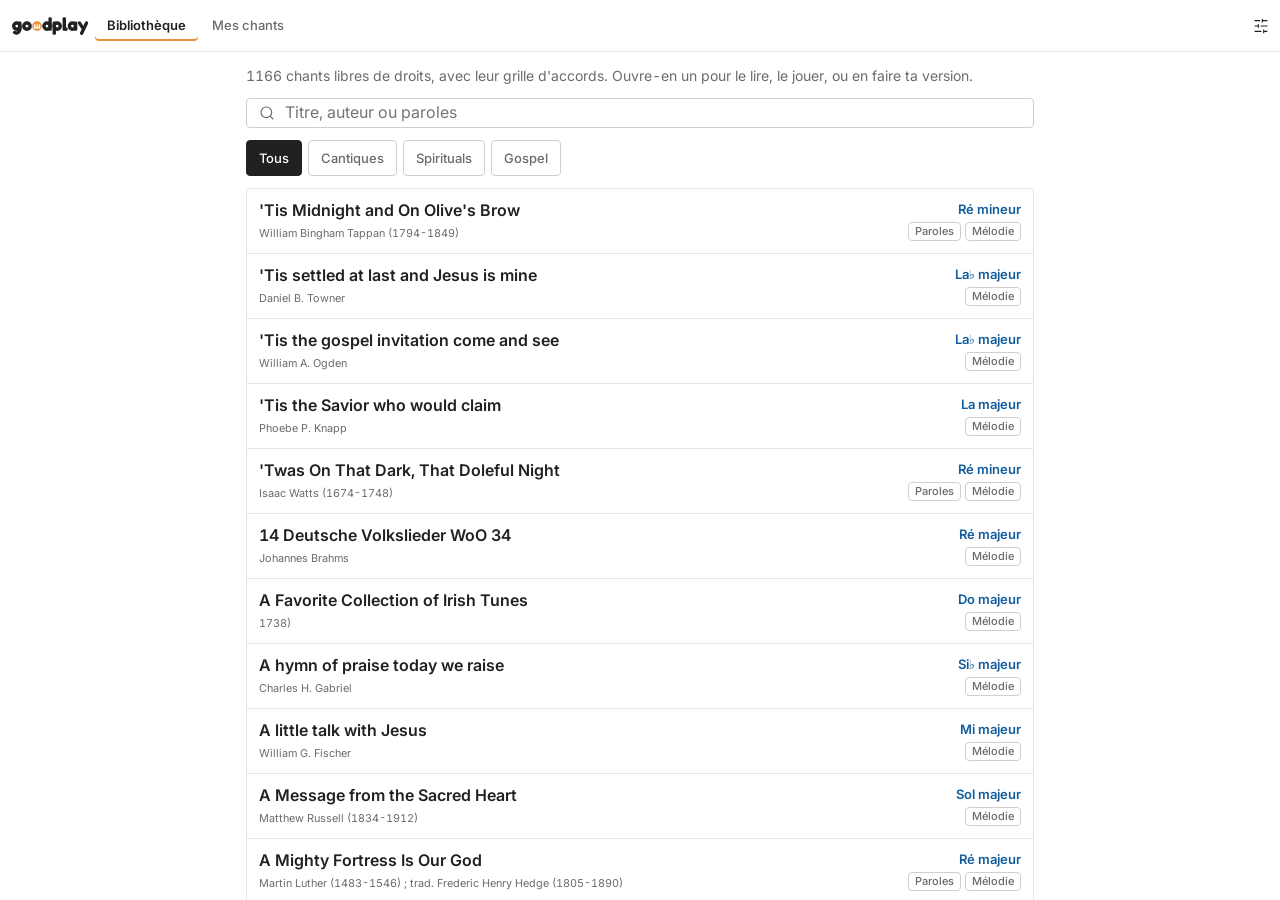
<file: index.html>
<!doctype html>
<html lang="fr">
<head>
<meta charset="utf-8">
<meta name="viewport" content="width=device-width,initial-scale=1,viewport-fit=cover">
<meta name="description" content="goodplay : tes chants avec leurs accords, dans la tonalité chantée et dans celle où tu es à l'aise au piano.">
<meta name="mobile-web-app-capable" content="yes">
<meta name="apple-mobile-web-app-capable" content="yes">
<meta name="apple-mobile-web-app-title" content="goodplay">
<meta name="theme-color" content="#ffffff" media="(prefers-color-scheme: light)">
<meta name="theme-color" content="#212121" media="(prefers-color-scheme: dark)">
<link rel="manifest" href="manifest.webmanifest">
<link rel="icon" href="icon.svg" type="image/svg+xml">
<link rel="apple-touch-icon" href="icon-180.png">
<title>goodplay</title>
<link rel="preconnect" href="https://fonts.googleapis.com">
<link rel="stylesheet" href="https://fonts.googleapis.com/css2?family=Inter:wght@400;500;600&display=swap">
<link rel="stylesheet" href="css/app.css">
<link rel="stylesheet" href="css/live.css">
</head>
<body data-ecran="liste">


<svg width="0" height="0" style="position:absolute" aria-hidden="true">
  <!-- Logo redessiné d'après la maquette. Le fichier officiel, s'il existe en SVG, se remplace ici. -->
  <symbol id="logo" viewBox="50 30 1680 395">
    <g fill="none" stroke="currentColor" stroke-width="75">
      <circle cx="155" cy="230" r="67.5"/><circle cx="378" cy="230" r="70"/><circle cx="818" cy="230" r="67.5"/><circle cx="1042" cy="230" r="67.5"/><circle cx="1377" cy="230" r="67.5"/>
    </g>
    <g fill="currentColor">
      <rect x="185" y="127" width="73" height="200" rx="28"/><rect x="850" y="35" width="73" height="298" rx="28"/><rect x="940" y="127" width="75" height="293" rx="28"/>
      <rect x="1160" y="35" width="75" height="298" rx="30"/><rect x="1200" y="262" width="72" height="71" rx="24"/><rect x="1410" y="127" width="73" height="206" rx="28"/>
    </g>
    <g fill="none" stroke="currentColor" stroke-width="72" stroke-linecap="round">
      <path d="M221 250V300C221 355 182 383 150 383C130 383 118 375 105 367"/><path d="M1530 160L1615 290"/><path d="M1686 160L1578 388"/>
    </g>
    <path fill="var(--accent)" fill-rule="evenodd" d="M493 230a107 107 0 1 0 214 0a107 107 0 1 0-214 0ZM532 195q0-8 8-8H563V243H572V280q0 8-8 8H540q-8 0-8-8ZM588 187H614V243H620V280q0 8-8 8H590q-8 0-8-8V243H588ZM640 187H662q8 0 8 8V280q0 8-8 8H638q-8 0-8-8V243H640Z"/>
  </symbol>
  <symbol id="i-mic" viewBox="0 0 24 24"><path d="M12 2a3 3 0 0 0-3 3v7a3 3 0 0 0 6 0V5a3 3 0 0 0-3-3Z"/><path d="M19 10v2a7 7 0 0 1-14 0v-2"/><path d="M12 19v3"/></symbol>
  <symbol id="i-stop" viewBox="0 0 24 24"><rect x="5" y="5" width="14" height="14" rx="2"/></symbol>
  <symbol id="i-upload" viewBox="0 0 24 24"><path d="M21 15v4a2 2 0 0 1-2 2H5a2 2 0 0 1-2-2v-4"/><path d="m17 8-5-5-5 5"/><path d="M12 3v12"/></symbol>
  <symbol id="i-download" viewBox="0 0 24 24"><path d="M21 15v4a2 2 0 0 1-2 2H5a2 2 0 0 1-2-2v-4"/><path d="m7 10 5 5 5-5"/><path d="M12 15V3"/></symbol>
  <symbol id="i-play" viewBox="0 0 24 24"><path d="M7 4l12 8-12 8Z"/></symbol>
  <symbol id="i-plus" viewBox="0 0 24 24"><path d="M5 12h14M12 5v14"/></symbol>
  <symbol id="i-minus" viewBox="0 0 24 24"><path d="M5 12h14"/></symbol>
  <symbol id="i-sliders" viewBox="0 0 24 24"><path d="M21 4h-7M10 4H3M21 12h-9M8 12H3M21 20h-5M12 20H3M14 2v4M8 10v4M16 18v4"/></symbol>
  <symbol id="i-copy" viewBox="0 0 24 24"><rect width="14" height="14" x="8" y="8" rx="2"/><path d="M4 16c-1.1 0-2-.9-2-2V4c0-1.1.9-2 2-2h10c1.1 0 2 .9 2 2"/></symbol>
  <symbol id="i-trash" viewBox="0 0 24 24"><path d="M3 6h18"/><path d="M19 6v14c0 1-1 2-2 2H7c-1 0-2-1-2-2V6"/><path d="M8 6V4c0-1 1-2 2-2h4c1 0 2 1 2 2v2"/></symbol>
  <symbol id="i-x" viewBox="0 0 24 24"><path d="M18 6 6 18M6 6l12 12"/></symbol>
  <symbol id="i-alert" viewBox="0 0 24 24"><circle cx="12" cy="12" r="10"/><path d="M12 8v4M12 16h.01"/></symbol>
  <symbol id="i-chevron" viewBox="0 0 24 24"><path d="m6 9 6 6 6-6"/></symbol>
  <symbol id="i-fleche" viewBox="0 0 24 24"><path d="M5 12h14M13 6l6 6-6 6"/></symbol>
  <symbol id="i-haut" viewBox="0 0 24 24"><path d="m5 12 7-7 7 7M12 19V5"/></symbol>
  <symbol id="i-bas" viewBox="0 0 24 24"><path d="m5 12 7 7 7-7M12 5v14"/></symbol>
  <symbol id="i-music" viewBox="0 0 24 24"><path d="M9 18V5l12-2v13"/><circle cx="6" cy="18" r="3"/><circle cx="18" cy="16" r="3"/></symbol>
  <symbol id="i-grille" viewBox="0 0 24 24"><rect width="18" height="18" x="3" y="3" rx="2"/><path d="M3 9h18M3 15h18M9 3v18M15 3v18"/></symbol>
  <symbol id="i-piano" viewBox="0 0 24 24"><rect x="3" y="4" width="18" height="16" rx="2"/><path d="M8 13v7M16 13v7M12 13v7M6 4v9h4V4M14 4v9h4V4"/></symbol>
  <symbol id="i-labs" viewBox="0 0 24 24"><path d="M10 2v7.5L4.5 18A2.5 2.5 0 0 0 6.6 22h10.8a2.5 2.5 0 0 0 2.1-4L14 9.5V2"/><path d="M8.5 2h7M7 16h10"/></symbol>
  <symbol id="i-haut-parleur" viewBox="0 0 24 24"><path d="M11 5 6 9H2v6h4l5 4Z"/><path d="M15.5 8.5a5 5 0 0 1 0 7M19 5a10 10 0 0 1 0 14"/></symbol>
  <symbol id="i-oeil" viewBox="0 0 24 24"><path d="M2 12s3.6-7 10-7 10 7 10 7-3.6 7-10 7-10-7-10-7Z"/><circle cx="12" cy="12" r="3"/></symbol>
  <symbol id="i-main" viewBox="0 0 24 24"><path d="M18 11V6a2 2 0 0 0-4 0M14 10V4a2 2 0 0 0-4 0v2M10 10.5V6a2 2 0 0 0-4 0v8"/><path d="M18 8a2 2 0 0 1 4 0v6a8 8 0 0 1-8 8h-2c-2.8 0-4.5-.9-6-2.4L2.4 16a2 2 0 0 1 2.8-2.8L7 15"/></symbol>
  <symbol id="i-boucle" viewBox="0 0 24 24"><path d="m17 2 4 4-4 4"/><path d="M3 11V9a3 3 0 0 1 3-3h15M7 22l-4-4 4-4"/><path d="M21 13v2a3 3 0 0 1-3 3H3"/></symbol>
  <symbol id="i-check" viewBox="0 0 24 24"><path d="M20 6 9 17l-5-5"/></symbol>
  <symbol id="i-sure" viewBox="0 0 24 24"><circle cx="12" cy="12" r="10"/><path d="m8 12 3 3 5-6"/></symbol>
  <symbol id="i-probable" viewBox="0 0 24 24"><circle cx="12" cy="12" r="10"/><path d="M12 2a10 10 0 0 1 0 20Z" fill="currentColor"/></symbol>
  <symbol id="i-hypothese" viewBox="0 0 24 24"><circle cx="12" cy="12" r="10" stroke-dasharray="3 3.3"/><path d="M9.5 9.5a2.5 2.5 0 0 1 4.8 1c0 1.7-2.3 2-2.3 3.5M12 17h.01"/></symbol>
  <symbol id="i-cadenas" viewBox="0 0 24 24"><rect x="4" y="11" width="16" height="10" rx="2"/><path d="M8 11V7a4 4 0 0 1 8 0v4"/></symbol>
  <symbol id="i-ecoute" viewBox="0 0 24 24"><path d="M3 12h2l2-6 4 13 3-9 2 4h5"/></symbol>
  <symbol id="i-panneau" viewBox="0 0 24 24"><rect width="18" height="18" x="3" y="3" rx="2"/><path d="M9 3v18"/></symbol>
  <symbol id="i-recherche" viewBox="0 0 24 24"><circle cx="11" cy="11" r="8"/><path d="m21 21-4.3-4.3"/></symbol>
  <symbol id="i-idee" viewBox="0 0 24 24"><path d="M15 14c.2-1 .7-1.7 1.5-2.5A5 5 0 0 0 18 8 6 6 0 0 0 6 8c0 1 .2 2.2 1.5 3.5.7.7 1.3 1.5 1.5 2.5"/><path d="M9 18h6M10 22h4"/></symbol>
  <symbol id="i-crayon" viewBox="0 0 24 24"><path d="M21.17 6.81a1 1 0 0 0-3.98-3.98L3.84 16.17a2 2 0 0 0-.5.83l-1.32 4.35a.5.5 0 0 0 .62.62l4.35-1.32a2 2 0 0 0 .83-.5z"/><path d="m15 5 4 4"/></symbol>
  <symbol id="i-retour" viewBox="0 0 24 24"><path d="M19 12H5M11 18l-6-6 6-6"/></symbol>
</svg>

<div class="s-app">
  <header class="s-tete">
    <button class="icone" id="retour" aria-label="Retour aux listes" title="Retour" hidden><svg class="ic"><use href="#i-retour"/></svg></button>
    <svg class="logo" role="img" aria-label="goodplay"><use href="#logo"/></svg>
    <h1 class="s-titre" id="titre" hidden></h1>
    <nav class="s-onglets" id="onglets" role="tablist" aria-label="Listes">
      <button role="tab" data-v="biblio" aria-selected="true">Bibliothèque</button>
      <button role="tab" data-v="mes" aria-selected="false">Mes chants</button>
    </nav>
    <span class="s-espace"></span>
    <button class="icone" id="partagerBtn" aria-label="Partager ce chant" title="Partager ce chant" hidden><svg class="ic"><use href="#i-upload"/></svg></button>
    <button class="btn s-compte" id="compteBtn" hidden><span>Se connecter</span></button>
    <button class="icone" id="reglagesBtn" aria-label="Réglages" title="Réglages"><svg class="ic"><use href="#i-sliders"/></svg></button>
  </header>

  <!-- Les listes -->
  <main class="s-ecran s-liste" id="ecranListe">
    <p class="s-intro" id="intro"></p>
    <div class="s-barre">
      <label class="s-cherche"><svg class="ic"><use href="#i-recherche"/></svg><input id="cherche" type="search" placeholder="Titre, auteur ou paroles" aria-label="Chercher un chant" autocomplete="off"></label>
      <button class="btn principal" id="ajouter" hidden><svg class="ic"><use href="#i-plus"/></svg>Nouveau chant</button>
    </div>
    <div class="s-filtres" id="filtres" role="group" aria-label="Genre">
      <button data-v="" aria-pressed="true">Tous</button><button data-v="cantique" aria-pressed="false">Cantiques</button><button data-v="spiritual" aria-pressed="false">Spirituals</button><button data-v="gospel" aria-pressed="false">Gospel</button>
    </div>
    <ul class="s-chants" id="listeChants"></ul>
    <div class="s-vide" id="listeVide" hidden></div>
    <div class="s-pied" id="piedMes" hidden>
      <button class="lien" id="exporter"><svg class="ic"><use href="#i-download"/></svg>Exporter mes chants</button>
      <label class="lien"><svg class="ic"><use href="#i-upload"/></svg>Importer<input type="file" id="importer" accept=".json,application/json"></label>
    </div>
  </main>

  <!-- Nouveau chant : titre, tonalité, paroles ; les accords se posent ensuite au doigt -->
  <main class="s-ecran s-edit" id="ecranEdition" hidden>
    <form id="formChant" novalidate>
      <h2 class="s-h2">Nouveau chant</h2>
      <label class="s-champ"><span>Titre</span><input id="fTitre" maxlength="80" autocomplete="off" aria-describedby="fTitreErr"><small class="s-err" id="fTitreErr" hidden>Donne un titre au chant.</small></label>
      <div class="s-champ"><span id="fTonL">Tonalité du chant</span>
        <div class="s-notes s-notes-12" id="fTonNotes" role="group" aria-labelledby="fTonL"></div>
        <div class="seg" id="fTonMode" role="group" aria-label="Mode"><button type="button" data-v="maj">Majeur</button><button type="button" data-v="min">Mineur</button></div>
      </div>
      <div class="s-rang">
        <label class="s-champ"><span>Tempo</span><span class="s-unite"><input id="fBpm" type="number" inputmode="numeric" min="30" max="240" step="1" value="72"><small>bpm</small></span></label>
        <div class="s-champ"><span id="fMesureL">Temps par mesure</span><div class="seg" id="fMesure" role="group" aria-labelledby="fMesureL"><button type="button" data-v="2">2</button><button type="button" data-v="3">3</button><button type="button" data-v="4">4</button><button type="button" data-v="6">6</button></div></div>
      </div>
      <label class="s-champ"><span>Paroles</span><textarea id="fTexte" rows="10" spellcheck="false" placeholder="Une ligne par phrase.&#10;Tu poseras les accords juste après, en touchant les mots."></textarea></label>
      <p class="note">Tu as déjà le chant avec ses accords entre crochets, comme <kbd>[Sol]Amazing [Do]grace</kbd> ? Colle-le tel quel : les accords sont repris.</p>
      <div class="s-actions"><span class="s-espace"></span><button class="btn" type="button" id="fAnnuler">Annuler</button><button class="btn principal" type="submit">Continuer : placer les accords</button></div>
    </form>
  </main>

  <!-- Le chant -->
  <main class="s-ecran s-chant" id="ecranChant" hidden>
    <section class="s-cle" aria-label="Tonalité">
      <div class="s-cle-bloc"><span class="s-etiq">Tonalité du chant</span><button class="s-pastille" id="tonBtn" aria-haspopup="dialog"><b id="tonNom"></b><svg class="ic"><use href="#i-chevron"/></svg></button><small id="tonEtat"></small></div>
      <div class="s-cle-bloc"><span class="s-etiq">Je joue en</span><button class="s-pastille" id="jeuBtn" aria-haspopup="dialog"><b id="jeuNom"></b><svg class="ic"><use href="#i-chevron"/></svg></button><small id="transpose"></small></div>
    </section>

    <nav class="s-modes" id="modes" role="tablist" aria-label="Mode">
      <button role="tab" data-v="lire" aria-selected="true"><svg class="ic"><use href="#i-oeil"/></svg>Lire</button>
      <button role="tab" data-v="jouer" aria-selected="false"><svg class="ic"><use href="#i-piano"/></svg>Jouer</button>
      <button role="tab" data-v="modifier" aria-selected="false"><svg class="ic"><use href="#i-crayon"/></svg>Modifier</button>
    </nav>

    <section class="s-outils" id="outilsJouer" hidden>
      <button class="btn principal" id="ecouterBtn"><svg class="ic"><use href="#i-mic"/></svg><span>Tonalité au micro</span></button>
      <button class="btn" id="changeTon" hidden><svg class="ic"><use href="#i-boucle"/></svg><span>Changement de tonalité</span></button>
      <span class="s-tempo">
        <button class="btn" id="defiler"><svg class="ic"><use href="#i-play"/></svg><span>Défiler</span></button>
        <button class="icone" id="bpmMoins" aria-label="Plus lent"><svg class="ic"><use href="#i-minus"/></svg></button>
        <span class="s-bpm"><b id="bpmV">72</b><small>bpm</small></span>
        <button class="icone" id="bpmPlus" aria-label="Plus vite"><svg class="ic"><use href="#i-plus"/></svg></button>
        <button class="btn" id="taper">Taper</button>
      </span>
    </section>

    <section class="s-outils s-modif" id="outilsModif" hidden>
      <p class="s-aide" id="aideModif"></p>
      <div class="s-actions" id="actionsModif">
        <button class="btn principal" id="versionBtn" hidden><svg class="ic"><use href="#i-copy"/></svg>Faire ma version</button>
        <button class="btn" id="chanterBtn" aria-pressed="false"><svg class="ic"><use href="#i-mic"/></svg><span>Chanter la mélodie</span></button>
        <button class="btn" id="texteBtn"><svg class="ic"><use href="#i-grille"/></svg>Texte complet</button>
        <span class="s-espace"></span>
        <button class="btn s-danger" id="supprimerBtn"><svg class="ic"><use href="#i-trash"/></svg>Supprimer</button>
      </div>
    </section>

    <section class="s-now" id="now" aria-label="Accord en cours" hidden>
      <button class="s-maint" id="nowBtn" aria-label="Écouter l'accord en cours"><span class="s-etiq">Maintenant</span><b id="nowAcc"></b><small id="nowDeg"></small></button>
      <div class="s-ens"><span class="s-etiq">Ensuite</span><b id="nextAcc"></b></div>
      <div class="s-idee" id="idee" hidden>
        <svg class="ic"><use href="#i-idee"/></svg>
        <button class="s-idee-txt" id="ideeEcouter" aria-label="Écouter l'idée"><b id="ideeAcc"></b><small id="ideeNom"></small></button>
        <button class="btn" id="ideeAjouter"><svg class="ic"><use href="#i-plus"/></svg>Ajouter</button>
      </div>
    </section>

    <section class="s-cases" id="cases" aria-label="Le chant, case par case" tabindex="-1"></section>

    <section class="s-kb" id="kb" aria-label="Clavier">
      <div class="clavier" id="clavier"></div>
    </section>
  </main>

  <!-- Texte complet (format avancé) -->
  <main class="s-ecran s-edit" id="ecranTexte" hidden>
    <form id="formTexte" novalidate>
      <h2 class="s-h2">Texte complet</h2>
      <p class="note">L'accord entre crochets juste avant les mots qu'il couvre. Un accord dure une mesure : <kbd>[Fa:2]</kbd> pour deux, <kbd>[Sol:½]</kbd> pour une demie. Une ligne qui commence par <kbd>♪</kbd> donne la mélodie de la ligne du dessus, une case par barre : <kbd>♪ sol la si | do</kbd>.</p>
      <label class="s-champ"><span>Titre</span><input id="tTitre" maxlength="80" autocomplete="off"></label>
      <label class="s-champ"><span>Paroles et accords</span><textarea id="tTexte" rows="14" spellcheck="false" autocapitalize="off"></textarea></label>
      <p class="s-erreurs" id="tErreurs" role="status"></p>
      <div class="s-actions"><span class="s-espace"></span><button class="btn" type="button" id="tAnnuler">Annuler</button><button class="btn principal" type="submit">Enregistrer</button></div>
    </form>
  </main>

  <div class="s-annonce" id="annonce" role="status" hidden></div>
</div>

<!-- Je joue en -->
<dialog id="dlgJeu" aria-labelledby="jeuT">
  <div class="pop-tete"><h2 id="jeuT">Je joue en</h2><button class="icone" data-fermer aria-label="Fermer"><svg class="ic"><use href="#i-x"/></svg></button></div>
  <div class="s-dlg">
    <p class="note">La tonalité où tu es à l'aise. Tout s'affiche dedans, et l'appli te dit de combien régler le Transpose de ton piano pour garder le son du chant. Un chant mineur se joue sur les mêmes touches, dans sa mineure relative.</p>
    <div class="s-notes" id="jeuNotes" role="group" aria-labelledby="jeuT"></div>
  </div>
</dialog>

<!-- Tonalité du chant -->
<dialog id="dlgTon" aria-labelledby="tonT">
  <div class="pop-tete"><h2 id="tonT">Tonalité du chant</h2><button class="icone" data-fermer aria-label="Fermer"><svg class="ic"><use href="#i-x"/></svg></button></div>
  <div class="s-dlg">
    <p id="tonResume"></p>
    <div class="s-rang">
      <button class="btn" id="tonMoins"><svg class="ic"><use href="#i-minus"/></svg>Demi-ton plus bas</button>
      <button class="btn" id="tonPlus"><svg class="ic"><use href="#i-plus"/></svg>Demi-ton plus haut</button>
    </div>
    <button class="btn principal" id="tonMicro"><svg class="ic"><use href="#i-mic"/></svg>Trouver au micro</button>
    <button class="btn" id="tonEcrite">Revenir à la tonalité écrite</button>
  </div>
</dialog>

<!-- Un accord (poser, changer, retirer) et sa case -->
<dialog id="dlgAccord" aria-labelledby="accT">
  <div class="pop-tete"><h2 id="accT">Accord</h2><button class="icone" data-fermer aria-label="Fermer"><svg class="ic"><use href="#i-x"/></svg></button></div>
  <form class="s-dlg" id="formAccord" novalidate>
    <div class="s-palette" id="palette" role="group" aria-label="Accords de la tonalité"></div>
    <label class="s-champ"><span>Autre accord</span><input id="aAutre" autocomplete="off" autocapitalize="off" spellcheck="false" placeholder="Sol7, Fa/La, Si♭, Am…" aria-describedby="aAutreErr"><small class="s-err" id="aAutreErr" hidden>Cet accord ne se lit pas. Exemples : Do, Lam, Sol7, Fa/La, Am, Bb.</small></label>
    <div class="s-champ" id="aDurBloc"><span id="aDurT">Durée</span><div class="seg" id="aDur" role="group" aria-labelledby="aDurT"><button type="button" data-v="0.25">¼</button><button type="button" data-v="0.5">½</button><button type="button" data-v="1">1</button><button type="button" data-v="2">2</button><button type="button" data-v="4">4</button></div><small>mesure(s)</small></div>
    <details class="s-plus" id="aPlus"><summary>Paroles et mélodie de la case</summary>
      <label class="s-champ"><span>Paroles</span><input id="aPar" autocomplete="off"></label>
      <label class="s-champ"><span>Mélodie</span><input id="aMel" autocomplete="off" autocapitalize="off" spellcheck="false" placeholder="sol la si" aria-describedby="aMelErr"><small class="s-err" id="aMelErr" hidden></small></label>
    </details>
    <div class="s-actions">
      <button class="btn s-danger" type="button" id="aRetirer"><svg class="ic"><use href="#i-trash"/></svg>Retirer l'accord</button>
      <span class="s-espace"></span>
      <button class="btn principal" type="submit">Valider</button>
    </div>
  </form>
</dialog>

<!-- Mélodie chantée -->
<dialog id="dlgMel" aria-labelledby="melT">
  <div class="pop-tete"><h2 id="melT">Mélodie enregistrée</h2><button class="icone" data-fermer aria-label="Fermer sans garder"><svg class="ic"><use href="#i-x"/></svg></button></div>
  <div class="s-dlg">
    <p id="melResume"></p>
    <div class="s-actions">
      <button class="btn" id="melEcouter"><svg class="ic"><use href="#i-play"/></svg>Écouter</button>
      <button class="btn" id="melRefaire"><svg class="ic"><use href="#i-boucle"/></svg>Refaire</button>
      <span class="s-espace"></span>
      <button class="btn principal" id="melGarder"><svg class="ic"><use href="#i-check"/></svg>Garder</button>
    </div>
  </div>
</dialog>

<!-- Réglages -->
<dialog id="dlgReglages" aria-labelledby="regT">
  <div class="pop-tete"><h2 id="regT">Réglages</h2><button class="icone" data-fermer aria-label="Fermer"><svg class="ic"><use href="#i-x"/></svg></button></div>
  <div class="s-dlg">
    <div class="s-reg"><span id="notaT">Noms des notes</span><div class="seg" id="notation" role="group" aria-labelledby="notaT"><button data-v="fr">Do Ré Mi</button><button data-v="en">C D E</button></div></div>
    <label class="interrupteur"><span><b>Son des accords</b><small>Toucher un accord le fait sonner.</small></span><input type="checkbox" role="switch" id="rSon"><i></i></label>
    <label class="interrupteur"><span><b>Idées en mode Jouer</b><small>Un accord de passage ou une couleur vers l'accord suivant.</small></span><input type="checkbox" role="switch" id="rIdees"><i></i></label>
  </div>
</dialog>

<script src="js/theorie.js"></script>
<script src="js/doigtes.js"></script>
<script src="js/raison-poids.js"></script>
<script src="js/raison.js"></script>
<script src="js/moteur.js"></script>
<script src="js/catalogue.js"></script>
<script src="js/enrichir.js"></script>
<script src="js/audio.js"></script>
<script src="js/clavier.js"></script>
<script src="js/chant.js"></script>
<script src="js/config.js"></script>
<script src="js/compte.js"></script>
<script src="js/live.js"></script>
</body>
</html>
</file>
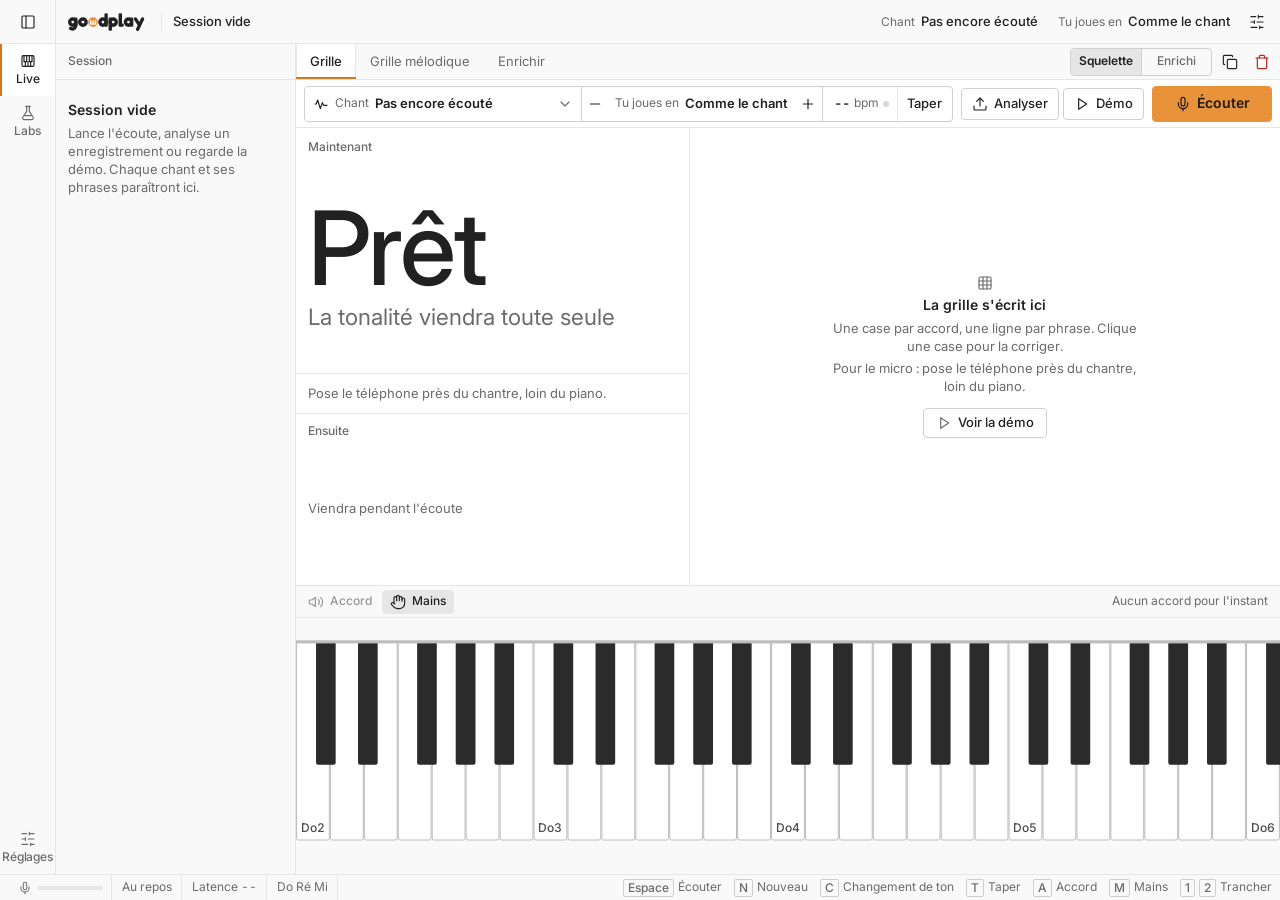
<file: ancien.html>
<!doctype html>
<html lang="fr">
<head>
<meta charset="utf-8">
<meta name="viewport" content="width=device-width,initial-scale=1,viewport-fit=cover">
<meta name="description" content="goodplay écoute un chant, trouve la tonalité et souffle la basse à jouer au piano.">
<meta name="mobile-web-app-capable" content="yes">
<meta name="apple-mobile-web-app-capable" content="yes">
<meta name="apple-mobile-web-app-title" content="goodplay">
<meta name="theme-color" content="#ffffff" media="(prefers-color-scheme: light)">
<meta name="theme-color" content="#212121" media="(prefers-color-scheme: dark)">
<link rel="manifest" href="manifest.webmanifest">
<link rel="icon" href="icon.svg" type="image/svg+xml">
<link rel="apple-touch-icon" href="icon-180.png">
<title>goodplay</title>
<link rel="preconnect" href="https://fonts.googleapis.com">
<link rel="stylesheet" href="https://fonts.googleapis.com/css2?family=Inter:wght@400;500;600&display=swap">
<link rel="stylesheet" href="css/app.css">
</head>
<body data-onglet="live" data-panneau="grille">

<svg width="0" height="0" style="position:absolute" aria-hidden="true">
  <!-- Logo redessiné d'après la maquette. Le fichier officiel, s'il existe en SVG, se remplace ici. -->
  <symbol id="logo" viewBox="50 30 1680 395">
    <g fill="none" stroke="currentColor" stroke-width="75">
      <circle cx="155" cy="230" r="67.5"/><circle cx="378" cy="230" r="70"/><circle cx="818" cy="230" r="67.5"/><circle cx="1042" cy="230" r="67.5"/><circle cx="1377" cy="230" r="67.5"/>
    </g>
    <g fill="currentColor">
      <rect x="185" y="127" width="73" height="200" rx="28"/><rect x="850" y="35" width="73" height="298" rx="28"/><rect x="940" y="127" width="75" height="293" rx="28"/>
      <rect x="1160" y="35" width="75" height="298" rx="30"/><rect x="1200" y="262" width="72" height="71" rx="24"/><rect x="1410" y="127" width="73" height="206" rx="28"/>
    </g>
    <g fill="none" stroke="currentColor" stroke-width="72" stroke-linecap="round">
      <path d="M221 250V300C221 355 182 383 150 383C130 383 118 375 105 367"/><path d="M1530 160L1615 290"/><path d="M1686 160L1578 388"/>
    </g>
    <path fill="var(--accent)" fill-rule="evenodd" d="M493 230a107 107 0 1 0 214 0a107 107 0 1 0-214 0ZM532 195q0-8 8-8H563V243H572V280q0 8-8 8H540q-8 0-8-8ZM588 187H614V243H620V280q0 8-8 8H590q-8 0-8-8V243H588ZM640 187H662q8 0 8 8V280q0 8-8 8H638q-8 0-8-8V243H640Z"/>
  </symbol>
  <symbol id="i-mic" viewBox="0 0 24 24"><path d="M12 2a3 3 0 0 0-3 3v7a3 3 0 0 0 6 0V5a3 3 0 0 0-3-3Z"/><path d="M19 10v2a7 7 0 0 1-14 0v-2"/><path d="M12 19v3"/></symbol>
  <symbol id="i-stop" viewBox="0 0 24 24"><rect x="5" y="5" width="14" height="14" rx="2"/></symbol>
  <symbol id="i-upload" viewBox="0 0 24 24"><path d="M21 15v4a2 2 0 0 1-2 2H5a2 2 0 0 1-2-2v-4"/><path d="m17 8-5-5-5 5"/><path d="M12 3v12"/></symbol>
  <symbol id="i-download" viewBox="0 0 24 24"><path d="M21 15v4a2 2 0 0 1-2 2H5a2 2 0 0 1-2-2v-4"/><path d="m7 10 5 5 5-5"/><path d="M12 15V3"/></symbol>
  <symbol id="i-play" viewBox="0 0 24 24"><path d="M7 4l12 8-12 8Z"/></symbol>
  <symbol id="i-plus" viewBox="0 0 24 24"><path d="M5 12h14M12 5v14"/></symbol>
  <symbol id="i-minus" viewBox="0 0 24 24"><path d="M5 12h14"/></symbol>
  <symbol id="i-sliders" viewBox="0 0 24 24"><path d="M21 4h-7M10 4H3M21 12h-9M8 12H3M21 20h-5M12 20H3M14 2v4M8 10v4M16 18v4"/></symbol>
  <symbol id="i-copy" viewBox="0 0 24 24"><rect width="14" height="14" x="8" y="8" rx="2"/><path d="M4 16c-1.1 0-2-.9-2-2V4c0-1.1.9-2 2-2h10c1.1 0 2 .9 2 2"/></symbol>
  <symbol id="i-trash" viewBox="0 0 24 24"><path d="M3 6h18"/><path d="M19 6v14c0 1-1 2-2 2H7c-1 0-2-1-2-2V6"/><path d="M8 6V4c0-1 1-2 2-2h4c1 0 2 1 2 2v2"/></symbol>
  <symbol id="i-x" viewBox="0 0 24 24"><path d="M18 6 6 18M6 6l12 12"/></symbol>
  <symbol id="i-alert" viewBox="0 0 24 24"><circle cx="12" cy="12" r="10"/><path d="M12 8v4M12 16h.01"/></symbol>
  <symbol id="i-chevron" viewBox="0 0 24 24"><path d="m6 9 6 6 6-6"/></symbol>
  <symbol id="i-fleche" viewBox="0 0 24 24"><path d="M5 12h14M13 6l6 6-6 6"/></symbol>
  <symbol id="i-haut" viewBox="0 0 24 24"><path d="m5 12 7-7 7 7M12 19V5"/></symbol>
  <symbol id="i-bas" viewBox="0 0 24 24"><path d="m5 12 7 7 7-7M12 5v14"/></symbol>
  <symbol id="i-music" viewBox="0 0 24 24"><path d="M9 18V5l12-2v13"/><circle cx="6" cy="18" r="3"/><circle cx="18" cy="16" r="3"/></symbol>
  <symbol id="i-grille" viewBox="0 0 24 24"><rect width="18" height="18" x="3" y="3" rx="2"/><path d="M3 9h18M3 15h18M9 3v18M15 3v18"/></symbol>
  <symbol id="i-piano" viewBox="0 0 24 24"><rect x="3" y="4" width="18" height="16" rx="2"/><path d="M8 13v7M16 13v7M12 13v7M6 4v9h4V4M14 4v9h4V4"/></symbol>
  <symbol id="i-labs" viewBox="0 0 24 24"><path d="M10 2v7.5L4.5 18A2.5 2.5 0 0 0 6.6 22h10.8a2.5 2.5 0 0 0 2.1-4L14 9.5V2"/><path d="M8.5 2h7M7 16h10"/></symbol>
  <symbol id="i-haut-parleur" viewBox="0 0 24 24"><path d="M11 5 6 9H2v6h4l5 4Z"/><path d="M15.5 8.5a5 5 0 0 1 0 7M19 5a10 10 0 0 1 0 14"/></symbol>
  <symbol id="i-oeil" viewBox="0 0 24 24"><path d="M2 12s3.6-7 10-7 10 7 10 7-3.6 7-10 7-10-7-10-7Z"/><circle cx="12" cy="12" r="3"/></symbol>
  <symbol id="i-main" viewBox="0 0 24 24"><path d="M18 11V6a2 2 0 0 0-4 0M14 10V4a2 2 0 0 0-4 0v2M10 10.5V6a2 2 0 0 0-4 0v8"/><path d="M18 8a2 2 0 0 1 4 0v6a8 8 0 0 1-8 8h-2c-2.8 0-4.5-.9-6-2.4L2.4 16a2 2 0 0 1 2.8-2.8L7 15"/></symbol>
  <symbol id="i-boucle" viewBox="0 0 24 24"><path d="m17 2 4 4-4 4"/><path d="M3 11V9a3 3 0 0 1 3-3h15M7 22l-4-4 4-4"/><path d="M21 13v2a3 3 0 0 1-3 3H3"/></symbol>
  <symbol id="i-check" viewBox="0 0 24 24"><path d="M20 6 9 17l-5-5"/></symbol>
  <symbol id="i-sure" viewBox="0 0 24 24"><circle cx="12" cy="12" r="10"/><path d="m8 12 3 3 5-6"/></symbol>
  <symbol id="i-probable" viewBox="0 0 24 24"><circle cx="12" cy="12" r="10"/><path d="M12 2a10 10 0 0 1 0 20Z" fill="currentColor"/></symbol>
  <symbol id="i-hypothese" viewBox="0 0 24 24"><circle cx="12" cy="12" r="10" stroke-dasharray="3 3.3"/><path d="M9.5 9.5a2.5 2.5 0 0 1 4.8 1c0 1.7-2.3 2-2.3 3.5M12 17h.01"/></symbol>
  <symbol id="i-cadenas" viewBox="0 0 24 24"><rect x="4" y="11" width="16" height="10" rx="2"/><path d="M8 11V7a4 4 0 0 1 8 0v4"/></symbol>
  <symbol id="i-ecoute" viewBox="0 0 24 24"><path d="M3 12h2l2-6 4 13 3-9 2 4h5"/></symbol>
  <symbol id="i-panneau" viewBox="0 0 24 24"><rect width="18" height="18" x="3" y="3" rx="2"/><path d="M9 3v18"/></symbol>
  <symbol id="i-recherche" viewBox="0 0 24 24"><circle cx="11" cy="11" r="8"/><path d="m21 21-4.3-4.3"/></symbol>
  <symbol id="i-idee" viewBox="0 0 24 24"><path d="M15 14c.2-1 .7-1.7 1.5-2.5A5 5 0 0 0 18 8 6 6 0 0 0 6 8c0 1 .2 2.2 1.5 3.5.7.7 1.3 1.5 1.5 2.5"/><path d="M9 18h6M10 22h4"/></symbol>
</svg>

<div class="app" id="app">
  <header class="barre">
    <button class="icone" id="arbreBasculer" aria-label="Masquer le panneau de gauche" aria-pressed="true" title="Masquer ou montrer le panneau de gauche"><svg class="ic"><use href="#i-panneau"/></svg></button>
    <svg class="logo" role="img" aria-label="goodplay"><use href="#logo"/></svg>
    <span class="espace" id="espaceNom">Session vide</span>
    <div class="barre-fin">
      <button class="tonbtn" id="barreTon" aria-haspopup="dialog" aria-expanded="false" aria-controls="popTon">
        <svg class="ic" id="barreIc"><use href="#i-ecoute"/></svg><small>Chant</small><b id="barreTonNom">Pas encore écouté</b><svg class="ic chev"><use href="#i-chevron"/></svg>
      </button>
      <button class="tonbtn barre-jeu" id="barreJeu" aria-haspopup="dialog" aria-expanded="false" aria-controls="popTon"><small>Tu joues en</small><b id="barreJeuNom">Comme le chant</b></button>
      <div class="vu vu-haut" role="img" aria-label="Niveau du micro"><span class="vu-rail"><i class="vuBarre"></i></span></div>
      <button class="icone act-reglages" aria-label="Réglages" title="Réglages"><svg class="ic"><use href="#i-sliders"/></svg></button>
    </div>
  </header>

  <nav class="rail" aria-label="Espaces">
    <button class="vue" data-onglet="live" aria-pressed="true"><svg class="ic"><use href="#i-piano"/></svg><span>Live</span></button>
    <button class="vue" data-onglet="labs" aria-pressed="false"><svg class="ic"><use href="#i-labs"/></svg><span>Labs</span></button>
    <button class="vue-r act-reglages"><svg class="ic"><use href="#i-sliders"/></svg><span>Réglages</span></button>
  </nav>

  <main class="scene" id="scene">
    <aside class="arbre" aria-label="Contenu de la session">
      <div class="arbre-tete">Session</div>
      <div class="arbre-corps" id="arbreCorps"></div>
    </aside>

    <div class="travail">
      <div class="onglets">
        <div class="f-onglets" role="tablist" aria-label="Affichage">
          <button role="tab" data-panneau="grille" aria-selected="true" id="tabGrille" aria-controls="grille">Grille</button>
          <button role="tab" data-panneau="melodie" aria-selected="false" id="tabMelodie" aria-controls="melodie">Grille mélodique</button>
          <button role="tab" data-panneau="enrichir" aria-selected="false" id="tabEnrichir" aria-controls="enrichirP">Enrichir<i class="point-signal" aria-hidden="true"></i></button>
        </div>
        <p class="structure" id="structure"></p>
        <div class="seg profondeur" role="group" aria-label="Profondeur des accords">
          <button data-v="squelette" title="La basse et l'accord de base">Squelette</button>
          <button data-v="enrichi" title="Ajoute une couleur à chaque accord">Enrichi</button>
        </div>
        <button class="icone" id="copier" aria-label="Copier la grille" title="Copier la grille"><svg class="ic"><use href="#i-copy"/></svg></button>
        <button class="icone danger" id="effacer" aria-label="Effacer la grille" title="Effacer la grille"><svg class="ic"><use href="#i-trash"/></svg></button>
      </div>

      <div class="commande" aria-label="Commandes">
        <div class="cmd-champ">
          <button class="seg-ton" id="tonBtn" aria-haspopup="dialog" aria-expanded="false" aria-controls="popTon">
            <svg class="ic" id="tonIc"><use href="#i-ecoute"/></svg><small>Chant</small><b id="tonNom">Pas encore écouté</b><span class="ton-etat" id="tonEtat"></span><svg class="ic chev"><use href="#i-chevron"/></svg>
          </button>
          <div class="jeu" role="group" aria-label="Tonalité dans laquelle tu joues">
            <button class="pas" id="jeuMoins" aria-label="Jouer un demi-ton plus bas" title="Un demi-ton plus bas"><svg class="ic"><use href="#i-minus"/></svg></button>
            <button class="jeu-val" id="jeuBtn" aria-haspopup="dialog" aria-expanded="false" aria-controls="popTon"><small>Tu joues en</small><b id="jeuNom">Comme le chant</b><output class="tp" id="tpVal" aria-live="polite"></output></button>
            <button class="pas" id="jeuPlus" aria-label="Jouer un demi-ton plus haut" title="Un demi-ton plus haut"><svg class="ic"><use href="#i-plus"/></svg></button>
          </div>
          <div class="tempo">
            <span class="bpm"><b class="bpmV">--</b><small>bpm</small><i class="battue" id="battue"></i></span>
            <button class="taper taper-cmd">Taper</button>
          </div>
        </div>
        <div class="cmd-sec">
          <button class="btn direct-seul act-nouveau"><svg class="ic"><use href="#i-plus"/></svg><span>Nouveau chant</span></button>
          <button class="btn direct-seul act-changeton" title="La tonalité ne change que quand tu le dis (C)"><svg class="ic"><use href="#i-boucle"/></svg><span>Changement<span class="long"> de tonalité</span></span></button>
          <label class="btn repos"><svg class="ic"><use href="#i-upload"/></svg><span>Analyser<span class="long"> un enregistrement</span></span><input class="act-fichier" type="file" accept="audio/*,.m4a,.mp3,.wav,.aac"></label>
          <button class="btn repos act-demo"><svg class="ic"><use href="#i-play"/></svg><span>Démo</span></button>
          <button class="btn tel-seul act-accord" disabled aria-label="Écouter l'accord"><svg class="ic"><use href="#i-haut-parleur"/></svg></button>
          <button class="btn tel-seul act-mains" aria-pressed="true" aria-label="Montrer les mains"><svg class="ic"><use href="#i-main"/></svg></button>
        </div>
        <button class="btn principal envoi act-micro repos"><svg class="ic"><use href="#i-mic"/></svg><span>Écouter</span></button>
        <button class="btn principal envoi arret act-arret direct-seul"><svg class="ic"><use href="#i-stop"/></svg><span>Arrêter</span></button>
      </div>

      <div class="corps">
        <section class="maintenant" id="pupitre" aria-label="Accord à jouer">
          <div class="reco-bande" id="recoBande" role="status" hidden><p id="recoTxt"></p><button class="lien" id="recoSauve" aria-haspopup="dialog" hidden></button><button class="lien" id="recoNon" hidden>Ce n'est pas ce chant</button></div>
          <button class="tp-bande" id="tpBande" aria-haspopup="dialog" aria-controls="popTon" hidden></button>
          <div class="ton-choix" id="tonChoix" role="group" aria-label="Choisis la tonalité" hidden></div>
          <div class="duo">
            <div class="now">
              <span class="etiq-z">Maintenant<span class="prop" id="nowProp" title="Je devine les accords : le chant n'est pas reconnu" hidden>proposition</span></span>
              <button class="now-btn" id="nowBtn" aria-label="Écouter l'accord" disabled>
                <span class="chiffre" id="nowDeg"></span>
                <span class="accord" id="nowNom"></span>
                <span class="now-basse" id="nowBasse"></span>
              </button>
              <div class="now-choix" id="nowChoix" role="group" aria-label="Choisis l'accord" hidden></div>
            </div>
            <div class="ensuite vide-en" id="ensuite">
              <span class="etiq-z">Ensuite<span class="badge" id="nextBadge" hidden></span></span>
              <span class="en-corps" id="nextCorps"><span class="chiffre2" id="nextDeg"></span><span class="accord2" id="nextNom"></span></span>
              <span class="en-attente" id="nextAttente"></span>
              <span class="jauge" id="nextJauge" hidden><i id="nextJaugeI"></i></span>
            </div>
          </div>
          <div class="sous-ligne">
            <p class="sous" id="nowSous"></p>
            <div class="pasca" id="pasCa" hidden></div>
          </div>
          <div class="aide" id="aide" role="status" hidden><svg class="ic"><use href="#i-alert"/></svg><span><b id="aideT"></b> <span id="aideD"></span></span></div>
          <aside class="enrichir-tel" aria-label="Idée pour enrichir"><svg class="ic"><use href="#i-idee"/></svg><div class="suggs" id="suggsTel"></div></aside>
        </section>

        <section class="feuille" id="feuille" aria-label="Grille de la chanson">
          <div class="f-corps">
            <div class="grille" id="grille" role="tabpanel" aria-labelledby="tabGrille" tabindex="-1">
              <div class="vide" id="grilleVide"><svg class="ic"><use href="#i-grille"/></svg><b>La grille s'écrit ici</b><span>Une case par accord, une ligne par phrase. Clique une case pour la corriger.</span><span>Pour le micro : pose le téléphone près du chantre, loin du piano.</span><button class="btn act-demo vide-action"><svg class="ic"><use href="#i-play"/></svg>Voir la démo</button></div>
            </div>
            <div class="melodie" id="melodie" role="tabpanel" aria-labelledby="tabMelodie" tabindex="-1" hidden>
              <div class="vide" id="melodieVide"><svg class="ic"><use href="#i-music"/></svg><b>La mélodie s'écrit ici</b><span>Chaque note chantée, avec son nom, sous les accords, dès que tu chantes.</span></div>
            </div>
            <div class="enrichir-p" id="enrichirP" role="tabpanel" aria-labelledby="tabEnrichir" tabindex="-1" hidden>
              <div class="en-tete">
                <h2>Suggestions de l'accord en cours et du suivant</h2>
                <button class="choix" id="styleBtn" aria-haspopup="listbox" aria-expanded="false"><small>Style</small><span id="styleNom">Gospel</span><svg class="ic"><use href="#i-chevron"/></svg></button>
              </div>
              <div class="suggs" id="suggs"></div>
            </div>
            <button class="direct" id="retourDirect" hidden><svg class="ic"><use href="#i-bas"/></svg>Revenir au direct</button>
          </div>
          <textarea class="copie" id="copieTexte" readonly hidden aria-label="Texte de la grille à copier"></textarea>
        </section>
      </div>

      <div class="sep" role="separator" aria-orientation="horizontal" aria-label="Hauteur du clavier" tabindex="0"></div>

      <section class="kbzone" aria-label="Clavier et mains">
        <div class="kb-tete">
          <div class="kb-actions">
            <button class="btn act-accord" disabled><svg class="ic"><use href="#i-haut-parleur"/></svg><span>Accord</span></button>
            <button class="btn act-mains" aria-pressed="true"><svg class="ic"><use href="#i-main"/></svg><span>Mains</span></button>
          </div>
          <div class="apercu" id="apercu" hidden><span id="apercuNom"></span><button class="lien" id="apercuFin">Retour au direct</button></div>
          <p class="kb-etat" id="kbEtat"></p>
        </div>
        <div class="kb-corps"><div class="clavier" id="clavier"></div></div>
      </section>
    </div>
  </main>

  <section class="labs" id="labs" hidden><div id="labsMontage"></div></section>

  <footer class="statut">
    <span class="st-bloc st-live vu vu-bas" role="img" aria-label="Niveau du micro"><svg class="ic"><use href="#i-mic"/></svg><span class="vu-rail"><i class="vuBarre"></i></span></span>
    <span class="st-bloc" id="stEtat" role="status">Au repos</span>
    <span class="st-bloc st-live" id="stLat" title="Temps entre le début de note retenu par le moteur et l'accord affiché, médiane des derniers accords">Latence --</span>
    <button class="st-nota" id="stNota" title="Changer les noms des notes"></button>
    <span class="st-racc" aria-label="Raccourcis clavier">
      <span><kbd>Espace</kbd><i>Écouter</i></span>
      <span class="st-live"><kbd>N</kbd><i>Nouveau</i></span>
      <span class="st-live"><kbd>C</kbd><i>Changement de ton</i></span>
      <span class="st-live"><kbd>T</kbd><i>Taper</i></span>
      <span class="st-live"><kbd>A</kbd><i>Accord</i></span>
      <span class="st-live"><kbd>M</kbd><i>Mains</i></span>
      <span class="st-live"><kbd>1</kbd><kbd>2</kbd><i>Trancher</i></span>
    </span>
  </footer>

  <nav class="tabbar" aria-label="Navigation">
    <button class="tab" data-onglet="live" aria-pressed="true"><svg class="ic"><use href="#i-piano"/></svg>Live</button>
    <button class="tab" data-onglet="grille" aria-pressed="false"><svg class="ic"><use href="#i-grille"/></svg>Grille</button>
    <button class="fab" id="fab"><svg class="ic"><use id="fabIc" href="#i-mic"/></svg><span id="fabTxt">Écouter</span></button>
    <button class="tab" data-onglet="melodie" aria-pressed="false"><svg class="ic"><use href="#i-music"/></svg>Mélodie</button>
    <button class="tab" data-onglet="labs" aria-pressed="false"><svg class="ic"><use href="#i-labs"/></svg>Labs</button>
  </nav>
</div>

<div class="annonce" id="annonce" role="status" hidden>
  <svg class="ic" id="annonceIc"><use id="annonceUse" href="#i-haut"/></svg>
  <div class="annonce-t" id="annonceT"></div>
  <button class="lien" id="annonceAnnuler" hidden>Annuler</button>
  <button class="icone petite" id="annonceFermer" aria-label="Fermer le message"><svg class="ic"><use href="#i-x"/></svg></button>
</div>

<!-- Enregistrer un chant -->
<div class="pop pop-nom" id="popNom" role="dialog" aria-label="Enregistrer dans Mes chants" hidden>
  <div class="pop-tete"><h2>Enregistrer dans Mes chants</h2><button class="icone" data-fermer aria-label="Fermer"><svg class="ic"><use href="#i-x"/></svg></button></div>
  <form class="nom-form" id="nomForm" novalidate>
    <label class="nom-champ"><span>Nom du chant</span><input id="nomChant" maxlength="60" autocomplete="off"></label>
    <button class="btn principal" type="submit">Enregistrer</button>
    <p class="nom-err" id="nomErr" role="alert" hidden></p>
    <p class="note">Ta grille et la mélodie entendue restent sur cet appareil. Je reconnaîtrai ce chant la prochaine fois, même dans une autre tonalité.</p>
  </form>
</div>

<!-- Tonalité et Transpose -->
<div class="pop pop-ton" id="popTon" role="dialog" aria-label="Tonalité et Transpose" hidden>
  <div class="pop-tete"><h2>Tonalité et Transpose</h2><button class="icone" data-fermer aria-label="Fermer"><svg class="ic"><use href="#i-x"/></svg></button></div>
  <div class="ton-cols">
    <div class="ton-col">
      <h3>Le chant</h3>
      <p class="etat" id="popEtat"></p>
      <div class="seg" id="tonMode" role="group" aria-label="Choix de la tonalité du chant"><button data-v="auto">Automatique</button><button data-v="manuel">Je la choisis</button></div>
      <div class="ton-manuel" id="tonManuel" hidden>
        <div class="notes" id="tonNotes" role="group" aria-label="Note de la tonalité"></div>
        <div class="seg" id="tonQualite" role="group" aria-label="Mode"><button data-v="maj">Majeur</button><button data-v="min">Mineur</button></div>
      </div>
      <button class="btn direct-seul act-changeton"><svg class="ic"><use href="#i-boucle"/></svg>Changement de tonalité</button>
      <p class="note direct-seul">La tonalité ne change que quand tu le dis : je réécoute 20 s, la grille reste.</p>
      <button class="btn" id="redetecter"><svg class="ic"><use href="#i-boucle"/></svg>Re-détecter</button>
      <p class="note">Re-détecter repart à zéro, sur un nouveau bloc de grille.</p>
    </div>
    <div class="ton-col">
      <h3>Tu joues en</h3>
      <p class="etat" id="popJeu"></p>
      <div class="notes" id="jeuNotes" role="group" aria-label="Tonalité dans laquelle tu joues"></div>
      <div class="ligne-pas">
        <button class="btn" id="popMoins"><svg class="ic"><use href="#i-minus"/></svg>Demi-ton</button>
        <button class="btn" id="popPlus"><svg class="ic"><use href="#i-plus"/></svg>Demi-ton</button>
      </div>
      <button class="btn" id="popComme">Comme le chant</button>
      <div class="tempo-tel"><span class="bpm"><b class="bpmV">--</b><small>bpm</small></span><button class="btn taper">Taper le tempo</button></div>
      <div class="actions-tel"><button class="btn direct-seul act-nouveau"><svg class="ic"><use href="#i-plus"/></svg>Nouveau chant</button><button class="btn act-mains" aria-pressed="true"><svg class="ic"><use href="#i-main"/></svg><span>Mains</span></button></div>
    </div>
  </div>
</div>

<!-- Une case de la grille -->
<div class="pop pop-case" id="popCase" role="dialog" aria-labelledby="caseTitre" hidden>
  <div class="pop-tete">
    <h2 id="caseTitre"></h2>
    <button class="icone" data-fermer aria-label="Fermer"><svg class="ic"><use href="#i-x"/></svg></button>
  </div>
  <div class="case-corps">
    <h3>C'est plutôt</h3>
    <div class="case-alts" id="caseAlts"></div>
    <div class="case-autres" id="caseAutres"></div>
    <div class="case-clavier" id="caseClavier"></div>
    <button class="btn principal" id="caseEcouter"><svg class="ic"><use href="#i-haut-parleur"/></svg>Écouter cet accord</button>
  </div>
</div>

<div class="pop pop-liste" id="popMenu" role="listbox" aria-label="Choix" tabindex="-1" hidden></div>

<!-- Réglages -->
<dialog id="reglages" aria-labelledby="regTitre">
  <div class="reg-tete"><h2 id="regTitre">Réglages</h2><button class="icone" id="fermerReglages" aria-label="Fermer les réglages"><svg class="ic"><use href="#i-x"/></svg></button></div>
  <div class="reg">
    <div class="champ"><span class="champ-t">Thème</span>
      <div class="seg" data-reg="theme" role="group" aria-label="Thème"><button data-v="auto">Auto</button><button data-v="light">Clair</button><button data-v="dark">Sombre</button></div></div>
    <div class="champ"><span class="champ-t">Noms des notes</span>
      <div class="seg" data-reg="notation" role="group" aria-label="Noms des notes"><button data-v="fr">Do Ré Mi</button><button data-v="en">C D E</button></div></div>
    <div class="champ"><span class="champ-t">Main gauche</span>
      <div class="seg" data-reg="niveauMg" role="group" aria-label="Main gauche"><button data-v="0">Basse</button><button data-v="1">Octave</button><button data-v="2">Avec quinte</button></div></div>

    <div class="champ"><label class="interrupteur"><span><b>Un bassiste joue avec toi</b><small>Lit aussi la basse réelle dans le son. À activer seulement si un autre musicien joue la basse. S'applique à partir d'une grille vide.</small></span><input type="checkbox" role="switch" id="basseReelle"><i></i></label></div>
    <div class="champ"><label class="interrupteur"><span><b>Suivre seul les changements de tonalité</b><small>Coupé, la tonalité trouvée reste jusqu'à ce que tu touches Changement de tonalité.</small></span><input type="checkbox" role="switch" id="modulationAuto"><i></i></label></div>
    <div class="champ"><label class="champ-t" for="silence">Nouveau chant après un silence de <span id="silenceV"></span></label><input type="range" id="silence" min="8" max="60" step="1"></div>

    <div class="champ"><span class="champ-t">Voix</span>
      <div class="seg" data-reg="sortie" role="group" aria-label="Sortie"><button data-v="both">Écran et voix</button><button data-v="voice">Voix seule</button><button data-v="screen">Écran seul</button></div>
      <small>La voix seule convient aux lunettes sans écran.</small></div>
    <div class="champ"><span class="champ-t">La voix annonce</span>
      <div class="seg" data-reg="annonce" role="group" aria-label="La voix annonce"><button data-v="deg">Degré</button><button data-v="note">Note</button><button data-v="both">Les deux</button></div></div>
    <div class="champ" id="champVoixTel" hidden><label class="interrupteur"><span><b>Activer la voix sur ce téléphone</b><small>Désactivée par défaut : sur iPhone, la voix peut couper le micro pendant l'écoute.</small></span><input type="checkbox" role="switch" id="voixTel"><i></i></label></div>

    <div class="champ"><label class="interrupteur"><span><b>Paroles (expérimental)</b><small>Reconnaissance vocale du chant, quand le navigateur la permet.</small></span><input type="checkbox" role="switch" id="paroles"><i></i></label></div>
    <div class="champ"><label class="champ-t" for="volDemo">Volume de la démo</label><input type="range" id="volDemo" min="0" max="1" step=".05"><small>La démo : Amazing Grace par Vera Hall, Dock Reed, Jesse Allison, Alabama, 1937, voix seules, domaine public selon Wikimedia Commons.</small></div>

    <details class="diag" id="diag">
      <summary>Diagnostic<svg class="ic"><use href="#i-chevron"/></svg></summary>
      <p class="note">Si le micro se comporte mal sur ton téléphone, copie ce texte et envoie-le.</p>
      <pre id="diagTexte" tabindex="0"></pre>
      <button class="btn" id="diagCopier"><svg class="ic"><use href="#i-copy"/></svg>Copier le diagnostic</button>
    </details>
  </div>
</dialog>

<script src="js/theorie.js"></script>
<script src="js/doigtes.js"></script>
<script src="js/raison-poids.js"></script>
<script src="js/raison.js"></script>
<script src="js/moteur.js"></script>
<script src="js/catalogue.js"></script>
<script src="js/enrichir.js"></script>
<script src="js/audio.js"></script>
<script src="js/clavier.js"></script>
<link rel="stylesheet" href="css/labs.css">
<script src="js/chants.js"></script>
<script src="js/reconnaissance.js"></script>
<script src="js/labs.js"></script>
<script src="js/app.js"></script>
</body>
</html>
</file>
<file: css/app.css>
/* goodplay : un outil de travail. Plan continu, panneaux jointifs à filets de 1 px, rayon de 4 px au maximum.
   Base : le téléphone. PC à partir de 1024 px, téléphone couché juste avant le PC.
   Orange vif : l'action principale et l'onglet actif. Orange de la basse : main gauche. Bleu : accord et main droite. */
:root{
  --fond:#fff; --panneau:#f9f9f9; --survol:#f2f2f2; --presse:#e6e6e6;
  --filet:#e6e6e6; --bord:#cfcfcf; --bord-fort:#8c8c8c;
  --texte:#212121; --texte-2:#6b6b6b;
  --accent:#e8923a; --accent-h:#f0a252; --accent-a:#d9822b; --sur-accent:#1a1a1a; --accent-fil:#d9761f;
  --basse:#a85000; --accord:#125c9d; --actif:#1b6fb8; --sur-actif:#fff; --actif-doux:#e6f0f9; --orange-doux:#fcefe2;
  --ok:#17703f; --danger:#b3261e; --focus:#1b6fb8;
  --melodie:#212121; --melodie-vive:#125c9d; --ligne-tonique:#b0b0b0; --ligne-gamme:#e6e6e6;
  --t-blanche:#fff; --t-blanche-h:#ececec; --t-bord:#bdbdbd; --t-noire:#2b2b2b; --t-noire-h:#4a4a4a; --t-texte:#4a4a4a;
  --jg:#f4c08e; --jg-noire:#c96f14; --jd:#8fc0ec; --jd-noire:#1b6fb8; --m-g:#e8923a; --m-d:#1b6fb8; --sur-m-g:#1a1a1a; --sur-m-d:#fff;
  --ombre:0 2px 8px rgba(0,0,0,.14); --voile:rgba(0,0,0,.4);
  --f:"Inter",system-ui,-apple-system,"Segoe UI",sans-serif;
  --r:4px; --vite:120ms;
  --cible:44px; --taille:14px; --kb-h:clamp(170px,32vh,560px); --arbre-l:240px;
  color-scheme:light;
}
@media (prefers-color-scheme:dark){:root:not([data-theme="light"]){
  --fond:#212121; --panneau:#2b2b2b; --survol:#333; --presse:#3a3a3a;
  --filet:#3a3a3a; --bord:#4d4d4d; --bord-fort:#8c8c8c;
  --texte:#f0f0f0; --texte-2:#a6a6a6;
  --accent-fil:#e8923a;
  --basse:#f5b06a; --accord:#8ec8ff; --actif:#2a73b5; --sur-actif:#fff; --actif-doux:#22364a; --orange-doux:#3d2f22;
  --ok:#67d694; --danger:#ff9d92; --focus:#8ec8ff;
  --melodie:#f0f0f0; --melodie-vive:#8ec8ff; --ligne-tonique:#6b6b6b; --ligne-gamme:#3a3a3a;
  --t-blanche:#d4d4d4; --t-blanche-h:#c2c2c2; --t-bord:#6b6b6b; --t-noire:#141414; --t-noire-h:#3a3a3a; --t-texte:#3a3a3a;
  --jg:#e8a765; --jg-noire:#d9822b; --jd:#6aaae3; --jd-noire:#2a73b5; --m-d:#2a73b5;
  --ombre:0 2px 8px rgba(0,0,0,.5); --voile:rgba(0,0,0,.55);
  color-scheme:dark }}
:root[data-theme="dark"]{
  --fond:#212121; --panneau:#2b2b2b; --survol:#333; --presse:#3a3a3a;
  --filet:#3a3a3a; --bord:#4d4d4d; --bord-fort:#8c8c8c;
  --texte:#f0f0f0; --texte-2:#a6a6a6;
  --accent-fil:#e8923a;
  --basse:#f5b06a; --accord:#8ec8ff; --actif:#2a73b5; --sur-actif:#fff; --actif-doux:#22364a; --orange-doux:#3d2f22;
  --ok:#67d694; --danger:#ff9d92; --focus:#8ec8ff;
  --melodie:#f0f0f0; --melodie-vive:#8ec8ff; --ligne-tonique:#6b6b6b; --ligne-gamme:#3a3a3a;
  --t-blanche:#d4d4d4; --t-blanche-h:#c2c2c2; --t-bord:#6b6b6b; --t-noire:#141414; --t-noire-h:#3a3a3a; --t-texte:#3a3a3a;
  --jg:#e8a765; --jg-noire:#d9822b; --jd:#6aaae3; --jd-noire:#2a73b5; --m-d:#2a73b5;
  --ombre:0 2px 8px rgba(0,0,0,.5); --voile:rgba(0,0,0,.55);
  color-scheme:dark }

*{box-sizing:border-box}
[hidden]{display:none!important}
html{-webkit-text-size-adjust:100%;height:100%}
body{margin:0;height:100%;background:var(--fond);color:var(--texte);font:400 var(--taille)/1.4 var(--f);font-variant-numeric:tabular-nums;overflow-x:hidden}
h1,h2,h3,p,figure{margin:0}
button,input,textarea{font:inherit;color:inherit}
button,label{-webkit-tap-highlight-color:transparent}
:focus-visible{outline:2px solid var(--focus);outline-offset:-2px}
.ic{width:16px;height:16px;flex:none;fill:none;stroke:currentColor;stroke-width:1.75;stroke-linecap:round;stroke-linejoin:round}
.logo{display:block;height:18px;width:auto;aspect-ratio:1680/395;flex:none}
kbd{display:inline-block;font:500 12px/1 var(--f);padding:2px 4px;border:1px solid var(--bord);border-radius:2px;color:inherit}
.note{color:var(--texte-2);font-size:13px}
.long,.tel-seul{display:inline}

/* Boutons : huit états */
.btn{position:relative;display:inline-flex;align-items:center;justify-content:center;gap:6px;min-height:var(--cible);padding:0 12px;border:1px solid var(--bord);border-radius:var(--r);background:transparent;color:var(--texte);font-size:var(--taille);font-weight:500;line-height:1.2;cursor:pointer;text-align:center;white-space:nowrap;transition:background-color var(--vite) ease,border-color var(--vite) ease}
.btn:active{background:var(--presse)}
.btn:disabled{opacity:.45;cursor:not-allowed}
.btn[aria-busy="true"]{opacity:.7;cursor:progress}
.btn[aria-pressed="true"]{background:var(--presse);border-color:var(--bord-fort)}
.btn.principal{background:var(--accent);border-color:var(--accent);color:var(--sur-accent);font-weight:600}
.btn.principal:active{background:var(--accent-a);border-color:var(--accent-a)}
.btn.arret .ic{fill:currentColor;stroke:none}
.btn input{position:absolute;width:1px;height:1px;opacity:0}
label.btn:focus-within{outline:2px solid var(--focus);outline-offset:-2px}
.icone{display:inline-grid;place-items:center;width:var(--cible);height:var(--cible);flex:none;padding:0;border:0;border-radius:var(--r);background:transparent;color:var(--texte);cursor:pointer;transition:background-color var(--vite) ease}
.icone:active{background:var(--presse)}
.icone:disabled{opacity:.45;cursor:not-allowed}
.icone[aria-pressed="true"]{background:var(--presse)}
.icone.danger{color:var(--danger)}
.lien{display:inline-flex;align-items:center;gap:6px;min-height:var(--cible);padding:0 8px;border:0;border-radius:var(--r);background:transparent;color:var(--accord);font-weight:500;cursor:pointer;transition:background-color var(--vite) ease}
.lien:active{background:var(--presse)}
@media (hover:hover) and (pointer:fine){
  .btn:hover:not(:disabled){background:var(--survol)}
  .btn[aria-pressed="true"]:hover{background:var(--presse)}
  .btn.principal:hover:not(:disabled){background:var(--accent-h);border-color:var(--accent-h)}
  .icone:hover:not(:disabled),.lien:hover{background:var(--survol)}
}

/* Choix segmenté : un champ continu, sans pastille */
.seg{display:inline-grid;grid-auto-flow:column;grid-auto-columns:1fr;border:1px solid var(--bord);border-radius:var(--r);overflow:clip}
.seg button{min-height:var(--cible);padding:0 10px;border:0;border-radius:0;background:transparent;color:var(--texte-2);font-size:var(--taille);font-weight:500;cursor:pointer;white-space:nowrap;transition:background-color var(--vite) ease,color var(--vite) ease}
.seg button+button{box-shadow:inset 1px 0 0 var(--bord)}
.seg button:active{background:var(--presse);color:var(--texte)}
.seg button:disabled{opacity:.45;cursor:not-allowed}
.seg button[aria-pressed="true"]{background:var(--presse);color:var(--texte);font-weight:600}
@media (hover:hover) and (pointer:fine){.seg button:hover:not(:disabled):not([aria-pressed="true"]){background:var(--survol);color:var(--texte)}}

/* Cadre */
.app{height:100vh;height:100dvh;display:grid;grid-template-columns:minmax(0,1fr);grid-template-rows:auto minmax(0,1fr) auto;overflow:hidden;overflow:clip}
.rail,.statut,.arbre,.sep,#arbreBasculer,.espace,.barre .barre-jeu,.barre .tonbtn small{display:none}

/* Barre haute */
.barre{display:flex;align-items:center;gap:6px;min-height:44px;padding:env(safe-area-inset-top) max(0px,env(safe-area-inset-right)) 0 max(10px,env(safe-area-inset-left));background:var(--panneau);border-bottom:1px solid var(--filet)}
.barre-fin{flex:1;min-width:0;display:flex;align-items:center;gap:6px;justify-content:flex-end}
.tonbtn{flex:1;min-width:0;align-self:stretch;display:flex;align-items:center;gap:6px;min-height:var(--cible);padding:0 8px;border:0;border-radius:0;background:transparent;box-shadow:inset 1px 0 0 var(--filet),inset -1px 0 0 var(--filet);text-align:left;cursor:pointer;transition:background-color var(--vite) ease}
.tonbtn:active{background:var(--presse)}
.tonbtn b{flex:1;min-width:0;font-weight:600;white-space:nowrap;overflow:hidden;text-overflow:ellipsis}
.tonbtn .chev{color:var(--texte-2)}
.tonbtn[data-etat="sure"] #barreIc,.seg-ton[data-etat="sure"] #tonIc{color:var(--ok)}
.tonbtn[data-etat="choisie"] #barreIc,.seg-ton[data-etat="choisie"] #tonIc{color:var(--accord)}
.vu{display:flex;align-items:center;gap:6px;flex:none;color:var(--texte-2)}
.vu-rail{display:block;width:28px;height:4px;background:var(--presse);overflow:hidden;position:relative}
.vu-rail i{position:absolute;inset:0;background:var(--texte-2);transform:scaleX(0);transform-origin:left}
.vu.signal .vu-rail i{background:var(--ok)}
body[data-en-cours] .barre .logo{display:none}
body[data-onglet="labs"] .tonbtn,body[data-onglet="labs"] .vu-haut,body[data-onglet="labs"] .barre-jeu{display:none}
body[data-onglet="labs"] .barre .logo{display:block}

/* Scène du téléphone */
.scene{min-height:0;display:flex;overflow:hidden}
.travail{flex:1;min-width:0;min-height:0;display:flex;flex-direction:column}
.corps{display:contents}
.maintenant{order:1}
.onglets{order:2}
.commande{order:3}
.feuille{order:4}
.kbzone{order:5}

/* Transpose sur téléphone : lisible dès qu'il est actif */
.tp-bande{flex:none;display:block;width:100%;min-height:var(--cible);padding:2px 10px;border:0;border-bottom:1px solid var(--filet);border-radius:0;background:var(--panneau);color:var(--texte);font-weight:500;text-align:left;cursor:pointer;transition:background-color var(--vite) ease}
.tp-bande:active{background:var(--presse)}
.reco-bande{flex:none;display:flex;flex-wrap:wrap;align-items:center;gap:0 4px;min-height:var(--cible);padding:0 2px 0 10px;border-bottom:1px solid var(--filet);background:var(--panneau)}
.reco-bande[hidden]{display:none}
.reco-bande p{flex:1 1 auto;min-width:0;margin:0;padding-block:4px;font-size:13px;overflow-wrap:anywhere}
.reco-bande b{font-weight:600;color:var(--accord)}
.reco-bande small{font-size:12px;color:var(--texte-2)}
.rb-et{color:var(--texte-2)}
.rb-prop{font-weight:500}
.reco-bande .lien{flex:none;padding-inline:8px;font-size:13px;white-space:nowrap}
.chant[hidden]{display:none}
.now-btn[hidden]{display:none}
.now-choix{flex:1;min-height:0;display:flex;align-items:stretch;gap:4px}
.now-choix[hidden]{display:none}
.ch-acc{position:relative;flex:1 1 0;min-width:0;display:flex;flex-direction:column;align-items:center;justify-content:center;padding:0 4px;border:1px solid var(--bord);border-radius:var(--r);background:transparent;color:var(--texte);line-height:1;cursor:pointer;transition:background-color var(--vite) ease}
.ch-acc:active{background:var(--presse)}
.ch-acc b{font-size:min(50cqh,22cqw);font-weight:600;color:var(--basse)}
.ch-acc span{max-width:100%;overflow:hidden;font-size:max(13px,min(20cqh,9cqw));font-weight:600;letter-spacing:-.01em;white-space:nowrap}
.ch-acc kbd{position:absolute;top:4px;right:4px}
.ch-ou{align-self:center;flex:none;font-size:13px;color:var(--texte-2)}
.ton-choix{flex:none;display:flex;flex-wrap:wrap;align-items:center;gap:2px 6px;min-height:var(--cible);padding:2px 10px;border-bottom:1px solid var(--filet);background:var(--panneau);font-size:13px;color:var(--texte-2)}
.ton-choix[hidden]{display:none}
@media (hover:hover) and (pointer:fine){.ch-acc:hover{background:var(--survol)}}
.chant-t .c-reconnu{color:var(--accord);font-weight:500}
.ar-reconnu{display:flex;flex-wrap:wrap;gap:0 6px;align-items:baseline;padding:6px 10px;border-bottom:1px solid var(--filet);font-size:13px}
.ar-reconnu b{font-weight:600}
.ar-reconnu small{color:var(--texte-2);font-size:12px}
.nom-form{display:flex;flex-wrap:wrap;align-items:flex-end;gap:8px;padding-top:10px}
.nom-champ{flex:1 1 180px;min-width:0;display:flex;flex-direction:column;gap:2px;font-size:12px;color:var(--texte-2)}
.nom-champ input{width:100%;min-height:var(--cible);padding:0 8px;border:1px solid var(--bord);border-radius:var(--r);background:var(--fond);color:var(--texte);font:400 16px/1.2 var(--f)}
.nom-champ input[aria-invalid="true"]{border-color:var(--danger);box-shadow:inset 0 0 0 1px var(--danger)}
.nom-err{flex-basis:100%;margin:0;color:var(--danger);font-size:13px;font-weight:500}
.nom-form .note{flex-basis:100%;margin:0}
.tp-bande b{font-weight:600;color:var(--accord)}

/* Maintenant et Ensuite : les plus gros textes de l'interface, à plat */
.maintenant{flex:none;min-height:0;display:flex;flex-direction:column;background:var(--fond);border-bottom:1px solid var(--filet)}
.duo{flex:none;height:clamp(96px,20dvh,190px);display:grid;grid-template-columns:minmax(0,1.62fr) minmax(0,1fr)}
.now,.ensuite{container-type:size;min-width:0;min-height:0;display:flex;flex-direction:column;padding:4px 10px 6px}
.ensuite{border-left:1px solid var(--filet)}
.etiq-z{flex:none;display:flex;align-items:center;gap:6px;height:20px;font-size:12px;font-weight:500;color:var(--texte-2);white-space:nowrap}
.prop{display:inline-flex;align-items:center;gap:4px;font-weight:400}
.prop::before{content:"";width:6px;height:6px;border-radius:50%;box-shadow:inset 0 0 0 1px currentColor}
.now-btn{--n:3;flex:1;min-height:0;min-width:0;display:flex;flex-wrap:wrap;align-items:baseline;align-content:center;gap:0 .16em;margin:0 -4px;padding:0 4px;border:0;border-radius:var(--r);background:transparent;color:inherit;text-align:left;cursor:pointer;transition:background-color var(--vite) ease;font-size:min(58cqh,calc((100cqw - 20px)/(var(--n)*.66 + .72)));line-height:1}
.now-btn:disabled{cursor:default}
.now-btn:not(:disabled):active{background:var(--presse)}
.chiffre{flex:none;font-size:.8em;font-weight:600;color:var(--basse);line-height:1}
.chiffre.attente{display:none}
.accord{font-weight:600;letter-spacing:-.02em;white-space:nowrap;line-height:1.02}
.now-basse{flex-basis:100%;margin-top:2px;font-size:max(13px,.22em);font-weight:500;line-height:1.25;color:var(--basse);white-space:nowrap}
.now-basse small{font-size:1em;font-weight:400;color:var(--texte-2)}
.attend .accord{font-weight:500;color:var(--texte)}
.attend .now-basse{font-weight:400;color:var(--texte-2);white-space:normal}
.attend .now-basse b{font-weight:600;color:var(--texte)}

.en-corps{--n:3;flex:1;min-height:0;display:flex;flex-wrap:wrap;align-items:baseline;align-content:center;gap:0 .16em;font-size:min(46cqh,calc((100cqw - 20px)/(var(--n)*.66 + .72)));line-height:1}
.chiffre2{flex:none;font-size:.8em;font-weight:600;color:var(--basse)}
.accord2{font-weight:600;letter-spacing:-.02em;white-space:nowrap}
.en-attente{display:none}
.ensuite.vide-en .en-corps{display:none}
.ensuite.vide-en .en-attente{flex:1;min-height:0;display:flex;align-items:center;color:var(--texte-2);font-size:13px;line-height:1.25}
.badge{display:inline-flex;align-items:center;gap:3px;font-weight:400}
.badge .ic{width:12px;height:12px}
.badge.appris{color:var(--accord);font-weight:500}
.jauge{flex:none;display:block;height:3px;background:var(--presse);overflow:hidden}
.jauge i{display:block;height:100%;background:var(--basse);transform-origin:left}

/* Nom d'abord tant que la tonalité hésite : le chiffre dépend d'elle, le nom presque pas. */
body[data-hesite] .chiffre:not(.attente),body[data-hesite] .chiffre2{order:1;font-size:.42em;font-weight:500;color:var(--texte-2)}
body[data-hesite] .now-basse{order:2}

.sous-ligne{flex:none;display:flex;align-items:center;gap:8px;min-width:0;min-height:var(--cible);padding:0 10px;border-top:1px solid var(--filet)}
.sous{flex:1;min-width:0;color:var(--texte-2);font-size:13px;line-height:1.25}
.sous-ligne:has(.pasca:not([hidden])) .sous{display:none}
.pasca{flex:1;min-width:0;display:flex;align-items:center;gap:4px;font-size:13px;color:var(--texte-2);white-space:nowrap}
.alt-petit,.alt-grand{display:inline-flex;align-items:center;justify-content:center;gap:6px;min-height:var(--cible);padding:0 10px;border:1px solid var(--bord);border-radius:var(--r);background:transparent;color:var(--texte);font-size:var(--taille);font-weight:500;cursor:pointer;white-space:nowrap;transition:background-color var(--vite) ease}
.alt-petit b,.alt-grand b{font-weight:600;color:var(--basse)}
.alt-petit:active,.alt-grand:active{background:var(--presse)}
.alt-grand{flex:1}
@media (hover:hover) and (pointer:fine){.alt-petit:hover,.alt-grand:hover,.now-btn:not(:disabled):hover{background:var(--survol)}}
.aide{flex:none;display:flex;gap:8px;align-items:flex-start;padding:6px 10px;border-top:1px solid var(--filet);font-size:13px}
.aide .ic{color:var(--danger);margin-top:1px}

/* Enrichir : sur téléphone, une ligne ; sur PC, un onglet */
.enrichir-tel{flex:none;display:flex;align-items:center;gap:6px;min-width:0;min-height:var(--cible);padding-left:10px;border-top:1px solid var(--filet)}
.enrichir-tel>.ic{color:var(--texte-2)}
.enrichir-tel .suggs{flex:1;min-width:0}
.enrichir-tel .sugg{display:flex;align-items:center;gap:4px;min-height:var(--cible);min-width:0}
.enrichir-tel .sugg:nth-child(n+2){display:none}
.enrichir-tel .note{white-space:nowrap;overflow:hidden;text-overflow:ellipsis}
.sg-t{flex:1;min-width:0;display:flex;align-items:baseline;gap:6px;overflow:hidden;white-space:nowrap}
.sg-t b{min-width:0;font-weight:500;overflow:hidden;text-overflow:ellipsis}
.sg-t small{flex:none;color:var(--accord);font-size:12px;font-weight:500}
.sg-p{display:none;color:var(--texte-2);font-size:13px}
.sg-a{flex:none;display:flex}
.enrichir-tel .sg-son{display:none}
.choix{display:inline-flex;align-items:center;gap:6px;min-height:var(--cible);padding:0 8px;border:1px solid var(--bord);border-radius:var(--r);background:transparent;font-weight:500;cursor:pointer;white-space:nowrap;transition:background-color var(--vite) ease}
.choix small{font-size:12px;font-weight:400;color:var(--texte-2)}
.choix .ic{color:var(--texte-2)}
.choix[aria-expanded="true"]{background:var(--presse)}
.choix:active{background:var(--presse)}
@media (hover:hover) and (pointer:fine){.choix:hover{background:var(--survol)}}

/* Commandes sur téléphone : au repos seulement, l'écoute est dans la barre d'onglets */
.commande{flex:none;display:flex;border-bottom:1px solid var(--filet)}
.commande .cmd-champ,.commande .envoi{display:none}
.cmd-sec{flex:1;min-width:0;display:flex}
.commande .cmd-sec .btn{flex:1;min-width:0;border:0;border-radius:0;padding:0 6px;box-shadow:inset 1px 0 0 var(--filet)}
.commande .cmd-sec .btn:first-child{box-shadow:none}
.commande .cmd-sec .tel-seul{flex:0 0 52px}
.cmd-sec .long{display:none}
body:not([data-en-cours]) .direct-seul,body[data-en-cours] .repos{display:none!important}
body[data-en-cours] .commande{display:none}

/* Clavier */
.kbzone{flex:1;min-height:0;position:relative;display:flex;flex-direction:column;background:var(--panneau)}
.kb-tete{display:contents}
.kb-actions,.kb-etat{display:none}
.kb-corps{position:relative;flex:1;min-height:0}
.clavier{position:absolute;inset:0}
.clavier.scinde{display:flex;flex-direction:column;gap:1px;background:var(--filet)}
.rang{position:relative;flex:1;min-height:0;background:var(--panneau);overflow:hidden}
.rang::before{position:absolute;bottom:2px;left:8px;z-index:1;font-size:12px;font-weight:500;line-height:1.2;pointer-events:none}
.rang-d::before{content:"Droite";color:var(--accord)}
.rang-g::before{content:"Gauche";color:var(--basse)}
.rang svg.kb{position:absolute;inset:0}
svg.kb{display:block;width:100%;height:100%;overflow:hidden;touch-action:manipulation;user-select:none;-webkit-user-select:none}
.kb text{font-family:var(--f)}
.tb{fill:var(--t-blanche);stroke:var(--t-bord);stroke-width:.7;cursor:pointer;transition:fill var(--vite) ease}
.tn{fill:var(--t-noire);cursor:pointer;transition:fill var(--vite) ease}
.oct{fill:var(--t-texte);font-weight:500;pointer-events:none}
.feutre{fill:var(--t-bord);pointer-events:none}
.tb.jg{fill:var(--jg)}.tb.jd{fill:var(--jd)}
.tn.jg{fill:var(--jg-noire)}.tn.jd{fill:var(--jd-noire)}
.tb.tapee{fill:var(--t-blanche-h)}.tn.tapee{fill:var(--t-noire-h)}
@media (hover:hover) and (pointer:fine){.tb:hover:not(.jg):not(.jd){fill:var(--t-blanche-h)}.tn:hover:not(.jg):not(.jd){fill:var(--t-noire-h)}}
.mains,.bouts,.etiquettes{pointer-events:none}
.accolade{fill:none;stroke-width:1.5;stroke-linecap:butt;stroke-linejoin:miter;vector-effect:non-scaling-stroke}
.accolade.main-g{stroke:var(--m-g)}.accolade.main-d{stroke:var(--m-d)}
.etiq rect{stroke:none}
.etiq text{font-weight:600}
.etiq.main-g rect{fill:var(--m-g)}.etiq.main-g text{fill:var(--sur-m-g)}
.etiq.main-d rect{fill:var(--m-d)}.etiq.main-d text{fill:var(--sur-m-d)}
.bout circle{stroke:var(--fond);stroke-width:1.5}
.bout.main-g circle{fill:var(--m-g)}.bout.main-d circle{fill:var(--m-d)}
.bout.main-g text{fill:var(--sur-m-g)}.bout.main-d text{fill:var(--sur-m-d)}
.bout text{font-weight:600}
.nom-main{font-weight:500;fill:var(--texte-2)}
.apercu{position:absolute;z-index:2;top:0;left:0;right:0;display:flex;align-items:center;justify-content:space-between;gap:8px;padding-left:10px;background:var(--panneau);border-bottom:1px solid var(--filet);font-weight:500}
.apercu span{min-width:0;white-space:nowrap;overflow:hidden;text-overflow:ellipsis}

/* Feuille : grille et mélodie */
.feuille{flex:1;min-height:0;display:none;flex-direction:column;background:var(--fond)}
.onglets{flex:none;display:none;align-items:center;gap:4px;padding:0 0 0 10px;background:var(--panneau);border-bottom:1px solid var(--filet)}
.f-onglets{display:none}
.structure{flex:1;min-width:0;color:var(--texte-2);font-size:13px;font-weight:500;letter-spacing:.06em;white-space:nowrap;overflow:hidden;text-overflow:ellipsis}
.f-corps{position:relative;flex:1;min-height:0;display:flex}
.grille,.melodie,.enrichir-p{flex:1;min-width:0;overflow-y:auto;overflow-x:hidden;overscroll-behavior:contain;scrollbar-width:thin;display:flex;flex-direction:column}
.grille:focus,.melodie:focus,.enrichir-p:focus{outline:none}
.vide{margin:auto;max-width:44ch;display:flex;flex-direction:column;align-items:center;gap:4px;text-align:center;color:var(--texte-2);font-size:13px;padding:16px}
.vide .ic{color:var(--texte-2)}
.vide b{font-size:14px;font-weight:600;color:var(--texte)}
.vide-action{margin-top:8px}
.direct{position:absolute;left:50%;bottom:8px;transform:translateX(-50%);display:inline-flex;align-items:center;gap:6px;min-height:var(--cible);padding:0 12px;border:1px solid var(--bord);border-radius:var(--r);background:var(--fond);color:var(--texte);font-weight:500;cursor:pointer;box-shadow:var(--ombre);white-space:nowrap;transition:background-color var(--vite) ease}
.direct:active{background:var(--presse)}
@media (hover:hover) and (pointer:fine){.direct:hover{background:var(--survol)}}
.copie{flex:none;width:100%;min-height:96px;padding:8px;border:0;border-top:1px solid var(--filet);border-radius:0;background:var(--panneau);font-size:13px;resize:none}
.chant-t{position:sticky;top:0;z-index:2;display:flex;flex-wrap:wrap;gap:0 8px;align-items:center;min-height:28px;padding:2px 10px;background:var(--panneau);border-bottom:1px solid var(--filet);font-size:13px}
.chant-t b{font-weight:600}
.chant-t span{color:var(--texte-2)}
.chant-t .c-tp{color:var(--accord)}
.chant[data-hesite] .chant-t span:first-of-type::after{content:", probable"}

/* La grille est un tableau : cases jointives à filets, une ligne par phrase, lettre en marge */
.ligne{display:grid;grid-template-columns:28px minmax(0,1fr)}
.ligne.repere .sec{background:var(--presse)}
.sec{grid-column:1;display:grid;place-items:center;background:var(--panneau);box-shadow:inset -1px -1px 0 var(--filet);font-size:13px;font-weight:600}
.cartes{grid-column:2;display:grid;grid-template-columns:repeat(auto-fill,minmax(72px,1fr));min-width:0}
.carte{position:relative;display:flex;flex-direction:column;justify-content:center;gap:1px;min-width:0;min-height:var(--cible);padding:3px 6px;border:0;border-radius:0;background:var(--fond);box-shadow:inset -1px -1px 0 var(--filet);color:inherit;text-align:left;cursor:pointer;transition:background-color var(--vite) ease}
.carte:active{background:var(--presse)}
.c-l{display:flex;align-items:baseline;gap:6px;min-width:0}
.carte .c-d{flex:none;font-size:15px;font-weight:600;line-height:1.1;color:var(--basse)}
.carte .c-n{min-width:0;font-size:14px;font-weight:500;line-height:1.1;white-space:nowrap;overflow:hidden;text-overflow:clip}
.carte .c-n.c-e{color:var(--accord)}
.carte .c-m{min-height:1.15em;font-size:12px;line-height:1.15;color:var(--texte-2);white-space:nowrap;overflow:hidden;text-overflow:ellipsis}
.carte .c-m:empty{display:none}
.carte .c-f{position:absolute;top:3px;right:4px;width:12px;height:12px;color:var(--texte-2)}
.carte .c-q{display:grid;place-items:center;font-size:12px;font-weight:600;line-height:1}
.carte.corrige .c-f{color:var(--ok)}
.carte.active{z-index:1;background:var(--actif);box-shadow:none;color:var(--sur-actif)}
.carte.active .c-d,.carte.active .c-m,.carte.active .c-f,.carte.active .c-n.c-e{color:var(--sur-actif)}
.carte.active:not(.corrige)::after{content:"";position:absolute;top:5px;right:5px;width:6px;height:6px;border-radius:50%;box-shadow:inset 0 0 0 1px currentColor}
.carte.active .c-q{display:none}
.carte.change:not(.active){animation:change 150ms linear}
@keyframes change{from{background-color:var(--orange-doux)}to{background-color:var(--fond)}}
@media (hover:hover) and (pointer:fine){.carte:hover:not(.active){background:var(--survol)}}
.chant[data-hesite] .c-n{order:-1;font-size:15px;font-weight:600}
.chant[data-hesite] .c-d{font-size:13px;font-weight:500;color:var(--texte-2)}
.chant[data-hesite] .carte.active .c-d{color:var(--sur-actif)}
.mod-marque{display:flex;align-items:center;gap:6px;min-height:28px;padding:2px 10px;background:var(--panneau);box-shadow:inset 0 -1px 0 var(--filet);font-size:13px;font-weight:500}
.mod-marque .ic{color:var(--accord)}

/* Grille mélodique : les accords en bandeaux rectangulaires, les notes dessous */
.mligne{flex:none;display:grid;grid-template-columns:28px minmax(0,1fr);border-bottom:1px solid var(--filet)}
.mligne>.sec{place-items:start center;padding-top:12px;box-shadow:inset -1px 0 0 var(--filet)}
.mligne>.sec.sans{color:transparent}
.m-c{position:relative;min-width:0;margin-right:6px}
/* Collés en haut au défilement : une ligne à moitié visible montre encore ses accords. */
.blocs{position:sticky;top:0;z-index:1;height:44px;background:var(--fond);box-shadow:inset 0 -1px 0 var(--filet)}
.bloc{position:absolute;top:0;bottom:0;display:flex;align-items:center;gap:6px;padding:0 6px;border:0;border-radius:0;background:var(--survol);box-shadow:inset 0 -1px 0 var(--filet);color:var(--texte);overflow:hidden;white-space:nowrap;cursor:pointer;font-size:15px;font-weight:500;line-height:1;transition:background-color var(--vite) ease}
.bloc b{flex:none;font-weight:600;color:var(--basse)}
.bloc.attente{background:transparent;color:var(--texte-2);cursor:default;font-size:13px}
.bloc.incertain::before{content:"?";position:absolute;top:2px;right:4px;font-size:12px;font-weight:600;line-height:1;color:var(--texte-2)}
.bloc.active{background:var(--actif);box-shadow:none;color:var(--sur-actif)}
.bloc.active b{color:inherit}
.bloc.propose::after{content:"";position:absolute;top:4px;right:4px;width:6px;height:6px;border-radius:50%;box-shadow:inset 0 0 0 1px currentColor}
.bloc.active.incertain::before{display:none}
.bloc:not(.active):not(.attente):active{background:var(--presse)}
@media (hover:hover) and (pointer:fine){.bloc:not(.active):not(.attente):hover{background:var(--presse)}}
.mligne[data-hesite] .bloc span{order:-1;font-weight:600}
.mligne[data-hesite] .bloc b{font-size:13px;font-weight:500;color:var(--texte-2)}
.partition{display:block;max-width:100%;overflow:visible}
.portee{stroke:var(--ligne-gamme);stroke-width:1}
.tonique{stroke:var(--ligne-tonique);stroke-width:1}
.trait{stroke:var(--melodie);stroke-width:4;stroke-linecap:butt}
.trait.vivant{stroke:var(--melodie-vive)}
.nom-note{fill:var(--melodie);font:500 15px var(--f);paint-order:stroke;stroke:var(--fond);stroke-width:3px;stroke-linejoin:miter}
.nom-note.vivant-nom{fill:var(--melodie-vive)}
.curseur{position:absolute;left:-1px;top:0;bottom:0;width:2px;background:var(--texte);pointer-events:none;will-change:transform;z-index:2}

/* Labs : le cadre seulement, le reste vit dans labs.css */
.labs{min-height:0;min-width:0;display:flex;overflow:hidden}

/* Barre d'onglets, plate et à filets, l'action au centre */
.tabbar{display:grid;grid-template-columns:1fr 1fr 76px 1fr 1fr;align-items:stretch;background:var(--panneau);border-top:1px solid var(--filet);padding:0 env(safe-area-inset-right) env(safe-area-inset-bottom) env(safe-area-inset-left)}
.tab{display:flex;flex-direction:column;align-items:center;justify-content:center;gap:2px;min-width:0;min-height:52px;padding:2px;border:0;border-radius:0;background:transparent;color:var(--texte-2);font-size:12px;font-weight:500;cursor:pointer;transition:color var(--vite) ease,background-color var(--vite) ease}
.tab .ic{width:20px;height:20px}
.tab[aria-pressed="true"]{color:var(--texte);box-shadow:inset 0 2px 0 var(--accent-fil)}
.tab:active{background:var(--presse)}
.fab{display:flex;flex-direction:column;align-items:center;justify-content:center;gap:2px;min-width:0;min-height:52px;padding:2px;border:0;border-radius:0;background:var(--accent);color:var(--sur-accent);font-size:12px;font-weight:600;cursor:pointer;transition:background-color var(--vite) ease}
.fab .ic{width:20px;height:20px}
.fab:active{background:var(--accent-a)}
.fab:disabled{opacity:.6}
body[data-en-cours] .fab .ic{fill:currentColor;stroke:none}

/* Onglets du téléphone */
body[data-onglet="grille"] .feuille,body[data-onglet="melodie"] .feuille{display:flex}
body[data-onglet="grille"] .onglets,body[data-onglet="melodie"] .onglets{display:flex}
body[data-onglet="grille"] .kbzone,body[data-onglet="melodie"] .kbzone,body[data-onglet="grille"] .commande,body[data-onglet="melodie"] .commande{display:none}
body[data-onglet="grille"] .duo,body[data-onglet="melodie"] .duo{height:64px}
body[data-onglet="grille"] .now,body[data-onglet="melodie"] .now,body[data-onglet="grille"] .ensuite,body[data-onglet="melodie"] .ensuite{padding-block:2px}
body[data-onglet="grille"] .maintenant .etiq-z,body[data-onglet="melodie"] .maintenant .etiq-z,
body[data-onglet="grille"] .sous-ligne,body[data-onglet="melodie"] .sous-ligne,
body[data-onglet="grille"] .jauge,body[data-onglet="melodie"] .jauge,
body[data-onglet="grille"] .enrichir-tel,body[data-onglet="melodie"] .enrichir-tel,
body[data-onglet="grille"] .tp-bande,body[data-onglet="melodie"] .tp-bande,
body[data-onglet="grille"] .now-basse,body[data-onglet="melodie"] .now-basse{display:none}
.scene[hidden]{display:none}
@media (max-width:340px){
  .tabbar{grid-template-columns:1fr 1fr 64px 1fr 1fr}
  .pasca>span{display:none}
  .alt-petit{padding-inline:6px}
}
@media (min-width:600px) and (max-width:1023px){
  .cartes{grid-template-columns:repeat(auto-fill,minmax(96px,1fr))}
}

/* Message */
.annonce{position:fixed;z-index:30;left:8px;right:8px;bottom:calc(60px + env(safe-area-inset-bottom));display:flex;align-items:center;gap:8px;max-width:560px;margin:0 auto;padding:0 0 0 10px;border:1px solid var(--bord);border-radius:var(--r);background:var(--fond);box-shadow:var(--ombre);animation:entre 120ms linear}
@keyframes entre{from{opacity:0}to{opacity:1}}
.annonce-t{flex:1;min-width:0;padding-block:6px}
.annonce.fort{border-color:var(--bord-fort);font-weight:500}
.annonce.erreur .ic:first-child{color:var(--danger)}
.icone.petite{width:var(--cible);height:var(--cible)}

/* Popovers : feuille du bas sur téléphone, avec un voile qui dit que le reste attend */
.pop{position:fixed;z-index:25;left:0;right:0;bottom:0;max-height:86dvh;overflow:auto;overscroll-behavior:contain;background:var(--fond);border-top:1px solid var(--bord);border-radius:var(--r) var(--r) 0 0;box-shadow:0 0 0 100vmax var(--voile);padding:0 12px calc(12px + env(safe-area-inset-bottom));animation:entre 120ms linear}
.pop:focus{outline:none}
.pop-tete{display:flex;align-items:center;justify-content:space-between;gap:8px;min-height:var(--cible);margin-inline:-12px;padding-left:12px;border-bottom:1px solid var(--filet)}
.pop h2{font-size:14px;font-weight:600}
.pop h3{font-size:12px;font-weight:500;color:var(--texte-2)}
.cs-d{font-weight:600;color:var(--basse)}
.ton-cols{display:flex;flex-direction:column;gap:12px;padding-top:8px}
.ton-col{display:flex;flex-direction:column;gap:6px;min-width:0}
.ton-col .seg{display:grid}
.ton-manuel{display:flex;flex-direction:column;gap:6px}
.etat{font-size:13px;line-height:1.3}
.notes{display:grid;grid-template-columns:repeat(6,1fr);border-top:1px solid var(--filet);border-left:1px solid var(--filet)}
.notes button{min-height:var(--cible);padding:0;border:0;border-radius:0;background:transparent;box-shadow:inset -1px -1px 0 var(--filet);font-size:13px;font-weight:500;cursor:pointer;transition:background-color var(--vite) ease,color var(--vite) ease}
.notes button:active{background:var(--presse)}
.notes button:disabled{opacity:.45;cursor:not-allowed}
.notes button[aria-pressed="true"]{background:var(--texte);color:var(--fond);box-shadow:none;font-weight:600}
@media (hover:hover) and (pointer:fine){.notes button:hover:not([aria-pressed="true"]):not(:disabled){background:var(--survol)}}
.ligne-pas{display:grid;grid-template-columns:1fr 1fr;gap:6px}
#popComme[aria-pressed="true"]{background:var(--presse);border-color:var(--bord-fort)}
.tempo-tel,.actions-tel{display:flex;align-items:center;gap:6px}
.tempo-tel .btn,.actions-tel .btn{flex:1}
.bpm{display:inline-flex;align-items:baseline;gap:4px}
.bpm b{font-weight:600;min-width:2.2ch;text-align:right}
.bpm small{font-size:12px;color:var(--texte-2)}
.battue{display:inline-block;align-self:center;width:6px;height:6px;border-radius:50%;background:var(--texte-2);opacity:.25}
.case-corps{display:flex;flex-direction:column;gap:6px;padding-top:8px}
.case-alts{display:flex;gap:4px}
.case-autres{display:flex;flex-wrap:wrap;gap:4px}
.case-clavier{position:relative;height:190px;background:var(--panneau);border:1px solid var(--filet);overflow:hidden}
.pop-liste{right:auto;bottom:auto;width:auto;min-width:176px;max-width:calc(100vw - 16px);max-height:60dvh;padding:0;display:flex;flex-direction:column;border:1px solid var(--bord);box-shadow:var(--ombre);border-radius:var(--r)}
.pop-liste button{display:flex;align-items:center;justify-content:space-between;gap:12px;min-height:var(--cible);padding:0 10px;border:0;border-radius:0;background:transparent;box-shadow:inset 0 -1px 0 var(--filet);font-weight:400;cursor:pointer;text-align:left;white-space:nowrap;transition:background-color var(--vite) ease}
.pop-liste button:active{background:var(--presse)}
.pop-liste button[aria-selected="true"]{font-weight:600}
.pop-liste.colonnes{display:grid;grid-template-columns:repeat(4,minmax(56px,1fr))}
.pop-liste.colonnes button{justify-content:center;padding:0;box-shadow:inset -1px -1px 0 var(--filet)}
.pop-liste.colonnes button .ic{display:none}
.pop-liste.colonnes button[aria-selected="true"]{background:var(--texte);color:var(--fond)}
.pop-liste.colonnes button[data-v=""]{grid-column:1/-1}
.pop-liste.colonnes button.vu-ton{text-decoration:underline;text-underline-offset:3px}
@media (hover:hover) and (pointer:fine){.pop-liste button:hover:not([aria-selected="true"]){background:var(--survol)}}

/* Réglages : rangées denses */
dialog{color:var(--texte);background:var(--fond);border:0;border-top:1px solid var(--bord);padding:0;width:100%;max-width:none;margin:auto 0 0;max-height:88dvh;border-radius:var(--r) var(--r) 0 0;overscroll-behavior:contain}
dialog::backdrop{background:var(--voile)}
.reg-tete{position:sticky;top:0;z-index:1;display:flex;align-items:center;justify-content:space-between;min-height:var(--cible);padding-left:12px;background:var(--fond);border-bottom:1px solid var(--filet)}
.reg-tete h2{font-size:14px;font-weight:600}
.reg{display:flex;flex-direction:column;padding-bottom:env(safe-area-inset-bottom)}
.champ{display:grid;grid-template-columns:minmax(0,1fr) auto;align-items:center;gap:4px 12px;padding:6px 12px;border-bottom:1px solid var(--filet)}
.champ>small{grid-column:1/-1}
.champ-t{font-weight:500}
label.champ-t{display:flex;flex-wrap:wrap;align-items:center;gap:0 .3em;min-height:var(--cible)}
#silenceV{white-space:nowrap}
.champ small,.interrupteur small{display:block;color:var(--texte-2);font-weight:400;font-size:12px}
.interrupteur{grid-column:1/-1;position:relative;display:flex;align-items:center;justify-content:space-between;gap:16px;min-height:var(--cible);cursor:pointer}
.interrupteur b{font-weight:500}
.interrupteur input{position:absolute;opacity:0;width:36px;height:20px;margin:0;right:0;cursor:pointer}
.interrupteur i{flex:none;position:relative;width:36px;height:20px;border-radius:var(--r);background:var(--bord-fort);transition:background-color var(--vite) ease}
.interrupteur i::after{content:"";position:absolute;top:3px;left:3px;width:14px;height:14px;border-radius:2px;background:var(--fond);transition:transform var(--vite) linear}
.interrupteur input:checked+i{background:var(--texte)}
.interrupteur input:checked+i::after{transform:translateX(16px)}
.interrupteur input:focus-visible+i{outline:2px solid var(--focus);outline-offset:2px}
.interrupteur input:disabled+i{opacity:.45}
input[type=range]{-webkit-appearance:none;appearance:none;width:120px;min-height:var(--cible);margin:0;background:transparent;cursor:pointer}
input[type=range]::-webkit-slider-runnable-track{height:2px;background:var(--bord-fort)}
input[type=range]::-webkit-slider-thumb{-webkit-appearance:none;width:10px;height:18px;margin-top:-8px;border-radius:2px;background:var(--texte)}
input[type=range]::-moz-range-track{height:2px;background:var(--bord-fort)}
input[type=range]::-moz-range-thumb{width:10px;height:18px;border:0;border-radius:2px;background:var(--texte)}
.diag{display:block;padding:0 12px 12px}
.diag summary{display:flex;align-items:center;justify-content:space-between;min-height:var(--cible);font-weight:500;cursor:pointer;list-style:none}
.diag summary::-webkit-details-marker{display:none}
.diag[open] summary .ic{transform:rotate(180deg)}
.diag pre{margin:8px 0;padding:8px;max-height:240px;overflow:auto;border:1px solid var(--filet);border-radius:var(--r);background:var(--panneau);font-size:12px;white-space:pre-wrap;overflow-wrap:anywhere}

/* Téléphone couché : deux colonnes, la navigation passe sur le côté */
@media (orientation:landscape) and (max-height:520px){
  .app{grid-template-columns:auto minmax(0,1fr);grid-template-rows:auto minmax(0,1fr);grid-template-areas:"rail barre" "rail scene"}
  .barre{grid-area:barre;min-height:44px;padding-top:0}
  .scene,.labs{grid-area:scene}
  .travail{display:grid;grid-template-columns:minmax(0,5fr) minmax(0,6fr);grid-template-rows:auto minmax(0,1fr) auto}
  .maintenant{grid-column:1;grid-row:1/3;justify-content:space-between;border-right:1px solid var(--filet);border-bottom:0}
  .duo{flex:1;height:auto;min-height:0}
  .sous-ligne{min-height:var(--cible)}
  .enrichir-tel{display:none}
  .commande{grid-column:1;grid-row:3;border-bottom:0;border-top:1px solid var(--filet);border-right:1px solid var(--filet)}
  body[data-en-cours] .maintenant{grid-row:1/4}
  .kbzone{grid-column:2;grid-row:1/4}
  .onglets{grid-column:2;grid-row:1}
  .feuille{grid-column:2;grid-row:2/4}
  .tabbar{grid-area:rail;grid-template-columns:none;grid-auto-rows:minmax(0,1fr);width:72px;border-top:0;border-right:1px solid var(--filet);padding:env(safe-area-inset-top) 0 env(safe-area-inset-bottom) env(safe-area-inset-left)}
  .tab,.fab{min-height:44px}
  .tab[aria-pressed="true"]{box-shadow:inset 2px 0 0 var(--accent-fil)}
  .fab{order:-1}
  body[data-onglet="grille"] .duo,body[data-onglet="melodie"] .duo{height:auto}
  body[data-onglet="grille"] .maintenant .etiq-z,body[data-onglet="melodie"] .maintenant .etiq-z{display:flex}
  body[data-onglet="grille"] .sous-ligne,body[data-onglet="melodie"] .sous-ligne{display:flex}
  body[data-onglet="grille"] .now-basse,body[data-onglet="melodie"] .now-basse{display:block}
  .annonce{bottom:8px;left:80px}
  .pop:not(.pop-liste){left:72px;max-height:92dvh}
  .ton-cols{flex-direction:row;gap:16px}
  .ton-col{flex:1}
  .case-corps{display:grid;grid-template-columns:minmax(0,1fr) minmax(0,1fr);gap:6px 12px;align-items:start}
  .case-corps h3,.case-alts,.case-autres{grid-column:1}
  .case-clavier{grid-column:2;grid-row:1/4;height:130px}
  .case-corps>.btn{grid-column:2}
  dialog{max-height:94dvh}
}

/* PC : tout tient sur un écran, jamais de défilement de page */
@media (min-width:1024px) and (min-height:521px){
  :root{--cible:30px;--taille:13px}
  html,body{overflow:hidden}
  .app{grid-template-columns:56px minmax(0,1fr);grid-template-rows:44px minmax(0,1fr) 26px;grid-template-areas:"barre barre" "rail scene" "statut statut"}
  .tabbar{display:none}

  /* Barre haute */
  .barre{grid-area:barre;gap:8px;padding:0 8px 0 0}
  #arbreBasculer{display:inline-grid;width:56px;height:43px;border-radius:0;box-shadow:inset -1px 0 0 var(--filet);margin-right:4px}
  #arbreBasculer[aria-pressed="true"]{background:transparent}
  .barre .logo,body[data-en-cours] .barre .logo{display:block;height:18px}
  .espace{display:block;min-width:0;margin-left:8px;padding-left:12px;box-shadow:inset 1px 0 0 var(--filet);font-weight:500;white-space:nowrap;overflow:hidden;text-overflow:ellipsis}
  .barre-fin{flex:none;gap:4px;margin-left:auto}
  .barre .tonbtn,.barre .barre-jeu,body[data-onglet="live"] .barre-jeu{flex:none;align-self:center;display:inline-flex;align-items:baseline;min-height:28px;gap:6px;padding:5px 8px;border:0;border-radius:var(--r);background:transparent;box-shadow:none;line-height:18px;max-width:230px}
  .barre .tonbtn:hover{background:var(--survol)}
  .barre .tonbtn small{display:inline;font-size:12px;color:var(--texte-2)}
  .barre .tonbtn b{font-weight:500}
  .barre #barreIc,.barre .chev{display:none}
  body[data-onglet="labs"] .barre .tonbtn{display:none}
  .vu-haut{display:none}
  .barre .act-reglages{width:30px;height:30px}

  /* Rail */
  .rail{grid-area:rail;display:flex;flex-direction:column;background:var(--panneau);border-right:1px solid var(--filet)}
  .vue,.vue-r{display:flex;flex-direction:column;align-items:center;justify-content:center;gap:2px;width:100%;min-height:52px;padding:0;border:0;border-radius:0;background:transparent;color:var(--texte-2);font-size:12px;font-weight:500;cursor:pointer;transition:background-color var(--vite) ease,color var(--vite) ease}
  .vue:hover,.vue-r:hover{background:var(--survol);color:var(--texte)}
  .vue:active,.vue-r:active{background:var(--presse)}
  .vue[aria-pressed="true"]{color:var(--texte);background:var(--fond);box-shadow:inset 2px 0 0 var(--accent-fil)}
  .vue-r{margin-top:auto;letter-spacing:-.01em}

  /* Scène */
  .scene,.labs{grid-area:scene;display:grid;grid-template-columns:var(--arbre-l) minmax(0,1fr)}
  .labs{grid-template-columns:minmax(0,1fr)}
  body[data-arbre="masque"]{--arbre-l:0px}
  body[data-arbre="masque"] .arbre{display:none}
  .arbre{display:flex;flex-direction:column;min-height:0;background:var(--panneau);border-right:1px solid var(--filet)}
  .arbre-tete{flex:none;display:flex;align-items:center;height:36px;padding:0 12px;font-size:12px;font-weight:500;color:var(--texte-2);border-bottom:1px solid var(--filet)}
  .arbre-corps{flex:1;min-height:0;overflow:auto;scrollbar-width:thin;padding:4px 0}
  .arbre-corps .vide{margin:0;padding:16px 12px;align-items:flex-start;text-align:left}
  .ar-chant,.ar-phrase,.ar-mod{display:flex;align-items:center;gap:6px;width:100%;min-height:28px;padding:0 12px;border:0;background:transparent;color:var(--texte);text-align:left;white-space:nowrap}
  .ar-chant{font-weight:500;cursor:pointer;transition:background-color var(--vite) ease;padding-left:8px}
  .ar-chant .ic{color:var(--texte-2)}
  .ar-chant[aria-expanded="false"] .ic{transform:rotate(-90deg)}
  .ar-chant small{margin-left:auto;font-size:12px;font-weight:400;color:var(--texte-2)}
  .ar-phrase{padding-left:30px;cursor:pointer;transition:background-color var(--vite) ease}
  .ar-phrase b{flex:none;width:12px;font-weight:600}
  .ar-phrase span{min-width:0;overflow:hidden;text-overflow:ellipsis;color:var(--texte-2);word-spacing:.12em}
  .ar-phrase[aria-current]{background:var(--presse)}
  .ar-phrase[aria-current] span{color:var(--texte)}
  .ar-mod{padding-left:30px;font-size:12px;color:var(--accord)}
  .ar-chant:hover,.ar-phrase:hover{background:var(--survol)}
  .ar-chant:active,.ar-phrase:active{background:var(--presse)}

  .travail{display:flex;flex-direction:column;container:travail/inline-size;background:var(--fond)}
  .corps{display:grid;flex:1;min-height:0;grid-template-columns:minmax(360px,2fr) minmax(0,3fr)}
  .maintenant,.onglets,.commande,.feuille,.kbzone{order:0}

  /* Onglets */
  body[data-onglet] .onglets{display:flex;height:36px;gap:4px;padding:0 4px 0 0;background:var(--panneau)}
  .f-onglets{display:flex;flex:none;height:100%}
  .f-onglets button{position:relative;display:inline-flex;align-items:center;gap:6px;height:100%;padding:0 14px;border:0;border-radius:0;background:transparent;color:var(--texte-2);white-space:nowrap;cursor:pointer;transition:color var(--vite) ease,background-color var(--vite) ease}
  .f-onglets button:hover{color:var(--texte);background:var(--survol)}
  .f-onglets button:active{background:var(--presse)}
  .f-onglets button[aria-selected="true"]{color:var(--texte);font-weight:500;background:var(--fond);box-shadow:inset 0 -2px 0 var(--accent-fil),inset -1px 0 0 var(--filet),inset 1px 0 0 var(--filet)}
  .point-signal{display:none;width:6px;height:6px;border-radius:50%;background:var(--accent-fil)}
  #tabEnrichir[data-signal] .point-signal{display:inline-block}
  .structure{padding-left:8px;font-size:12px}
  .profondeur button{min-height:26px;padding:0 8px;font-size:12px}
  .onglets .icone{width:28px;height:28px}

  /* Barre de commande : un champ continu à segments, l'action à droite */
  body[data-onglet] .commande,body[data-en-cours][data-onglet] .commande{display:flex;align-items:center;gap:8px;height:48px;padding:0 8px;background:var(--fond)}
  .commande .cmd-champ{flex:1;min-width:0;display:flex;height:36px}
  .cmd-champ{border:1px solid var(--bord);border-radius:var(--r);overflow:clip;background:var(--fond)}
  .cmd-champ>*+*{box-shadow:inset 1px 0 0 var(--bord)}
  .seg-ton{flex:1 1 auto;min-width:0;display:flex;align-items:center;gap:6px;padding:0 8px;border:0;border-radius:0;background:transparent;text-align:left;cursor:pointer;transition:background-color var(--vite) ease}
  .seg-ton small,.jeu-val small{font-size:12px;color:var(--texte-2);white-space:nowrap}
  .seg-ton b,.jeu-val b{min-width:0;font-weight:600;white-space:nowrap;overflow:hidden;text-overflow:ellipsis}
  .ton-etat{margin-left:-6px;color:var(--texte-2);white-space:nowrap}
  .seg-ton .chev{margin-left:auto;color:var(--texte-2)}
  .seg-ton:hover,.jeu-val:hover,.taper-cmd:hover,.pas:hover{background:var(--survol)}
  .seg-ton:active,.jeu-val:active,.taper-cmd:active,.pas:active{background:var(--presse)}
  .seg-ton[aria-expanded="true"],.jeu-val[aria-expanded="true"]{background:var(--presse)}
  .seg-ton[aria-expanded="true"] small,.seg-ton[aria-expanded="true"] .ton-etat,.seg-ton[aria-expanded="true"] .chev,.jeu-val[aria-expanded="true"] small,.seg-ton:active small,.seg-ton:active .ton-etat,.jeu-val:active small{color:var(--texte)}
  .seg-ton[data-etat="hypothese"] b{font-weight:500}
  .jeu{flex:0 1 auto;min-width:0;display:flex;align-items:stretch}
  .pas{flex:none;display:grid;place-items:center;width:28px;padding:0;border:0;border-radius:0;background:transparent;cursor:pointer;transition:background-color var(--vite) ease}
  .jeu-val{flex:0 1 auto;min-width:0;display:flex;align-items:center;gap:6px;padding:0 6px;border:0;border-radius:0;background:transparent;cursor:pointer;transition:background-color var(--vite) ease}
  .tp{font-weight:600;color:var(--accord);white-space:nowrap}
  .tempo{flex:none;display:flex;align-items:stretch}
  .tempo .bpm{align-items:center;padding:0 8px}
  .taper-cmd{padding:0 10px;border:0;border-radius:0;background:transparent;box-shadow:inset 1px 0 0 var(--filet);font-weight:500;cursor:pointer;transition:background-color var(--vite) ease}
  .cmd-sec{flex:none;gap:4px}
  .commande .cmd-sec .btn{flex:none;border:1px solid var(--bord);border-radius:var(--r);padding:0 10px;box-shadow:none;min-height:32px}
  .commande .cmd-sec .tel-seul{display:none}
  .btn.envoi,.commande .envoi{display:inline-flex;flex:none;min-width:120px;height:36px;padding:0 16px;font-size:14px}
  .tel-seul{display:none}

  /* Maintenant et Ensuite */
  .maintenant{border-bottom:0;border-right:1px solid var(--filet);min-width:0}
  .tp-bande{display:none!important}
  .duo{display:contents}
  .now{flex:3 1 0;padding:8px 12px 4px}
  .ensuite{order:2;flex:2 1 0;border-left:0;border-top:1px solid var(--filet);padding:6px 12px 10px}
  .now-btn{margin:0 -4px;padding:0 4px;font-size:min(46cqh,calc((100cqw - 24px)/(var(--n)*.66 + .72)))}
  .now-basse{font-size:max(15px,.22em)}
  .sous-ligne{order:1;min-height:40px;padding:0 12px}
  .aide{order:1}
  .sous-ligne:has(.pasca:not([hidden])) .sous{display:block;white-space:nowrap;overflow:hidden;text-overflow:ellipsis}
  .pasca{flex:none}
  .alt-petit{min-height:28px;padding:0 8px;font-size:13px}
  .en-corps{font-size:min(52cqh,calc((100cqw - 24px)/(var(--n)*.66 + .72)))}
  .enrichir-tel{display:none}
  .etiq-z{height:22px}

  /* Enrichir, en onglet */
  .enrichir-p{padding:0}
  .en-tete{flex:none;display:flex;align-items:center;justify-content:space-between;gap:8px;min-height:40px;padding:0 12px;background:var(--panneau);border-bottom:1px solid var(--filet)}
  .en-tete h2{font-size:13px;font-weight:500;white-space:nowrap;overflow:hidden;text-overflow:ellipsis}
  .choix{min-height:28px}
  .enrichir-p .suggs .note{padding:16px 12px}
  .enrichir-p .sugg{display:flex;align-items:flex-start;gap:12px;padding:10px 12px;border-bottom:1px solid var(--filet)}
  .enrichir-p .sg-t{flex-wrap:wrap;gap:2px 8px;white-space:normal}
  .enrichir-p .sg-t b{font-size:14px;font-weight:600}
  .enrichir-p .sg-t small{font-size:13px}
  .enrichir-p .sg-p{display:block;flex-basis:100%;line-height:1.35}
  .sg-a{gap:4px}
  .sg-a .icone{width:30px;height:30px;border:1px solid var(--bord)}

  /* Grille */
  .feuille{display:flex;min-width:0}
  .ligne{grid-template-columns:32px minmax(0,1fr)}
  .cartes{grid-template-columns:repeat(auto-fill,minmax(96px,1fr))}
  .carte{min-height:48px;padding:4px 8px}
  .carte .c-d{font-size:16px}
  .carte .c-n{font-size:15px}
  .mligne{grid-template-columns:32px minmax(0,1fr)}
  .m-c{margin-right:8px}
  .blocs{height:36px}
  .chant-t{padding-left:12px}

  /* Séparateur déplaçable */
  .sep{display:block;flex:none;position:relative;z-index:3;height:7px;margin-block:-3px;cursor:row-resize;touch-action:none}
  .sep::after{content:"";position:absolute;left:0;right:0;top:3px;height:1px;background:var(--filet);transition:background-color var(--vite) ease}
  .sep:hover::after,.sep:active::after,.sep:focus-visible::after{top:2px;height:3px;background:var(--bord-fort)}
  .sep:focus-visible{outline:none}

  /* Clavier */
  .kbzone,body[data-onglet] .kbzone{display:flex;flex:none;height:min(var(--kb-h),60vh)}
  .kb-tete{display:flex;flex:none;align-items:center;gap:8px;height:32px;padding:0 12px 0 4px;background:var(--panneau);border-bottom:1px solid var(--filet);position:relative}
  .kb-actions{display:flex;gap:2px}
  .kb-actions .btn{min-height:24px;padding:0 8px;border:0;font-size:12px}
  .kb-etat{display:flex;align-items:baseline;gap:16px;margin-left:auto;min-width:0;font-size:12px;color:var(--texte-2);white-space:nowrap;overflow:hidden}
  .kb-etat b{font-size:13px;font-weight:600;color:var(--texte)}
  .kb-etat .kb-basse{color:var(--basse);font-weight:600}
  .apercu{position:static;flex:0 1 auto;border:0;background:transparent;padding-left:8px;font-size:12px;box-shadow:inset 1px 0 0 var(--filet)}
  .apercu .lien{min-height:24px;font-size:12px}
  .rang::before{display:none}

  /* Barre d'état */
  .statut{grid-area:statut;display:flex;align-items:center;gap:0;height:26px;padding:0 8px;background:var(--panneau);border-top:1px solid var(--filet);font-size:12px;color:var(--texte-2);white-space:nowrap}
  .st-bloc{display:inline-flex;align-items:center;gap:6px;padding:0 10px;height:100%;box-shadow:inset -1px 0 0 var(--filet)}
  .st-bloc .ic{width:14px;height:14px}
  .vu-rail{width:64px}
  .st-nota{height:100%;padding:0 10px;border:0;border-radius:0;background:transparent;color:inherit;font-size:12px;cursor:pointer;box-shadow:inset -1px 0 0 var(--filet);transition:background-color var(--vite) ease}
  .st-nota:hover{background:var(--survol);color:var(--texte)}
  .st-nota:active{background:var(--presse)}
  .st-racc{display:flex;align-items:center;gap:12px;margin-left:auto;min-width:0;overflow:hidden}
  .st-racc>span{display:inline-flex;align-items:center;gap:4px}
  .st-racc i{font-style:normal}
  body[data-onglet="labs"] .st-live{display:none}

  /* Message et popovers */
  .annonce{left:50%;right:auto;width:min(520px,60vw);margin:0;bottom:auto;top:48px;transform:translateX(-50%)}
  .pop:not(.pop-liste){right:auto;bottom:auto;width:auto;max-height:86vh;border:1px solid var(--bord);border-radius:var(--r);box-shadow:var(--ombre);padding:0 12px 12px}
  .pop-tete{min-height:36px}
  .pop .pop-tete .icone{width:30px;height:30px}
  .pop-ton{width:min(640px,94vw)}
  .ton-cols{flex-direction:row;gap:16px}
  .ton-col{flex:1}
  .notes button{min-height:30px}
  .tempo-tel,.actions-tel{display:none}
  .pop-case{width:360px}
  .pop-nom{width:400px}
  .nom-champ input{font-size:var(--taille)}
  .pop-liste button{min-height:30px}

  dialog{margin:0 0 0 auto;width:420px;height:100dvh;max-height:none;border-radius:0;border:0;border-left:1px solid var(--bord);box-shadow:var(--ombre)}
  .reg-tete{min-height:44px}
  .reg-tete .icone{width:30px;height:30px;margin-right:6px}
  .champ{padding:4px 12px}
  .seg button{padding:0 8px}
}
/* PC étroit : on sacrifie le superflu avant le reste */
@container travail (max-width:1100px){.commande .cmd-sec .long{display:none}}
@container travail (max-width:960px){.seg-ton small,.jeu-val small,.ton-etat{display:none}}
@container travail (max-width:860px){
  .commande .cmd-sec .btn{width:32px;padding:0}
  .commande .cmd-sec .btn>span{position:absolute;width:1px;height:1px;overflow:hidden;clip-path:inset(50%)}
  .tempo .bpm small{display:none}
  .btn.envoi{min-width:104px}
  .structure{display:none}
}
@media (min-width:1024px) and (max-width:1279px) and (min-height:521px){
  .st-racc i{display:none}
  .barre .tonbtn small{display:none}
  .barre .tonbtn,.barre .barre-jeu{max-width:160px}
}
@media (min-width:1024px) and (min-height:521px) and (max-height:640px){
  .sous-ligne{min-height:32px}
  .carte{min-height:40px}
}

@media (prefers-reduced-motion:reduce){
  *,*::before,*::after{animation:none!important;transition:none!important}
}
</file>
<file: css/live.css>
/* goodplay, le studio du pianiste : listes, chant en trois modes (Lire, Jouer, Modifier), accords posés au doigt.
   Jetons et primitives (.btn, .seg, .interrupteur, dialog) de css/app.css. Base : le téléphone. */
body{overflow:hidden}
.s-app{display:flex;flex-direction:column;height:100dvh}
.s-tete{display:flex;align-items:center;gap:6px;min-height:52px;padding:0 4px 0 12px;border-bottom:1px solid var(--filet);background:var(--fond)}
.s-titre{min-width:0;font-size:16px;font-weight:600;white-space:nowrap;overflow:hidden;text-overflow:ellipsis}
body:not([data-ecran="liste"]) .s-tete .logo,body:not([data-ecran="liste"]) .s-onglets{display:none}
body[data-ecran="liste"] .s-titre{display:none}
.s-ecran{flex:1;min-height:0;overflow:auto;overscroll-behavior:contain}
.s-etiq{font-size:11px;font-weight:600;letter-spacing:.06em;text-transform:uppercase;color:var(--texte-2)}
.s-espace{flex:1}
.s-danger{color:var(--danger);border-color:var(--danger)}
.s-err{color:var(--danger);font-size:13px}
.s-h2{font-size:22px;font-weight:600}

/* Onglets de l'en-tête et modes du chant : le choix en cours est souligné d'orange */
.s-onglets,.s-modes{display:flex;gap:2px}
.s-onglets button,.s-modes button{display:inline-flex;align-items:center;gap:6px;min-height:var(--cible);padding:0 12px;border:0;border-radius:var(--r);background:transparent;color:var(--texte-2);font-weight:500;cursor:pointer;box-shadow:inset 0 -2px 0 transparent;transition:color var(--vite) ease,background-color var(--vite) ease}
.s-onglets button:hover,.s-modes button:hover{background:var(--survol);color:var(--texte)}
.s-onglets button[aria-selected="true"],.s-modes button[aria-selected="true"]{color:var(--texte);font-weight:600;box-shadow:inset 0 -2px 0 var(--accent)}
.s-modes{flex:none;padding:0 8px;border-bottom:1px solid var(--filet)}
.s-modes button{flex:1;justify-content:center;border-radius:0}

/* ---------- Listes ---------- */
.s-liste{display:flex;flex-direction:column;gap:12px;width:100%;max-width:820px;margin:0 auto;padding:14px 16px 32px}
.s-intro{color:var(--texte-2);font-size:14px}
.s-intro:empty{display:none}
.s-barre{display:flex;flex-wrap:wrap;gap:8px}
.s-cherche{flex:1 1 220px;display:flex;align-items:center;gap:8px;min-height:var(--cible);padding:0 12px;border:1px solid var(--bord);border-radius:var(--r);color:var(--texte-2)}
.s-cherche input{flex:1;min-width:0;border:0;background:transparent;color:var(--texte);font-size:16px;outline:0}
.s-cherche:focus-within{outline:2px solid var(--focus);outline-offset:-2px}
.s-filtres{display:flex;flex-wrap:wrap;gap:6px}
.s-filtres button{min-height:36px;padding:0 12px;border:1px solid var(--bord);border-radius:var(--r);background:transparent;color:var(--texte-2);font-weight:500;cursor:pointer;transition:background-color var(--vite) ease}
.s-filtres button:hover{background:var(--survol)}
.s-filtres button[aria-pressed="true"]{background:var(--texte);border-color:var(--texte);color:var(--fond)}
.s-chants{list-style:none;margin:0;padding:0;border:1px solid var(--filet);border-radius:var(--r)}
.s-chants li+li{border-top:1px solid var(--filet)}
.s-chants button{display:grid;grid-template-columns:minmax(0,1fr) auto;gap:3px 12px;width:100%;min-height:64px;padding:10px 12px;border:0;background:transparent;color:inherit;text-align:left;cursor:pointer;transition:background-color var(--vite) ease}
.s-chants button:hover{background:var(--survol)}
.s-chants button:active{background:var(--presse)}
.s-chants b{font-size:16px;font-weight:600;overflow:hidden;text-overflow:ellipsis;white-space:nowrap}
.s-chants small{grid-column:1;color:var(--texte-2);overflow:hidden;text-overflow:ellipsis;white-space:nowrap}
.s-chants .s-k{grid-row:1/span 2;grid-column:2;align-self:center;display:flex;flex-direction:column;align-items:flex-end;gap:4px;font-weight:600;color:var(--accord)}
.s-badges{display:flex;gap:4px}
.s-badge{padding:1px 6px;border:1px solid var(--bord);border-radius:var(--r);font-size:11px;font-weight:500;color:var(--texte-2)}
.s-vide{display:flex;flex-direction:column;align-items:center;gap:8px;padding:32px 16px;border:1px dashed var(--bord);border-radius:var(--r);text-align:center;color:var(--texte-2)}
.s-vide b{font-size:16px;color:var(--texte)}
.s-pied{display:flex;flex-wrap:wrap;align-items:center;gap:4px 8px}
.s-pied label{position:relative;cursor:pointer}
.s-pied label input{position:absolute;width:1px;height:1px;opacity:0}
.s-pied label:focus-within{outline:2px solid var(--focus);outline-offset:-2px}

/* ---------- Formulaires ---------- */
.s-edit{padding:14px 16px 32px}
.s-edit form{display:flex;flex-direction:column;gap:16px;max-width:760px;margin:0 auto}
.s-champ{display:flex;flex-direction:column;gap:6px;min-width:0}
.s-champ>span:first-child{font-size:13px;font-weight:500;color:var(--texte-2)}
.s-champ input,.s-champ textarea{width:100%;min-height:var(--cible);padding:8px 10px;border:1px solid var(--bord);border-radius:var(--r);background:var(--fond);font-size:16px;transition:border-color var(--vite) ease}
.s-champ input:hover,.s-champ textarea:hover{border-color:var(--bord-fort)}
.s-champ input:focus-visible,.s-champ textarea:focus-visible{outline:2px solid var(--focus);outline-offset:-1px}
.s-champ input[aria-invalid="true"]{border-color:var(--danger)}
.s-champ textarea{font-size:16px;line-height:1.6;resize:vertical}
#tTexte{font:400 15px/1.7 ui-monospace,SFMono-Regular,Menlo,Consolas,monospace}
.s-champ .seg{align-self:flex-start}
.s-rang{display:flex;flex-wrap:wrap;gap:12px 24px}
.s-unite{display:flex;align-items:center;gap:6px}
.s-unite input{width:88px}
.s-unite small{color:var(--texte-2)}
.s-erreurs{color:var(--danger);font-size:13px}
.s-erreurs:empty{display:none}
.s-actions{display:flex;flex-wrap:wrap;align-items:center;gap:8px}

/* ---------- Le chant ---------- */
.s-chant{display:flex;flex-direction:column;overflow:hidden}
.s-cle{flex:none;display:grid;grid-template-columns:1fr 1fr;gap:8px;padding:10px 12px;background:var(--panneau);border-bottom:1px solid var(--filet)}
.s-cle-bloc{display:flex;flex-direction:column;align-items:flex-start;gap:3px;min-width:0}
.s-cle-bloc small{font-size:13px;color:var(--texte-2)}
#transpose{color:var(--accent-fil);font-weight:600}
.s-pastille{display:inline-flex;align-items:center;gap:6px;max-width:100%;min-height:40px;padding:0 10px;border:1px solid var(--bord);border-radius:var(--r);background:var(--fond);color:var(--texte);cursor:pointer;transition:border-color var(--vite) ease,background-color var(--vite) ease}
.s-pastille:hover{border-color:var(--bord-fort)}
.s-pastille:active{background:var(--presse)}
.s-pastille b{font-size:17px;font-weight:600;white-space:nowrap;overflow:hidden;text-overflow:ellipsis}
.s-outils{flex:none;display:flex;flex-wrap:wrap;align-items:center;gap:8px;padding:8px 12px;border-bottom:1px solid var(--filet)}
.s-outils .btn{min-height:38px;padding:0 10px}
#outilsJouer{gap:6px}
.s-tempo{display:inline-flex;flex-wrap:wrap;align-items:center;gap:4px}
.s-tempo .icone{width:36px;height:36px}
.s-bpm{display:inline-flex;align-items:baseline;justify-content:center;gap:4px;min-width:60px}
.s-bpm b{font-size:17px}
.s-bpm small{color:var(--texte-2)}
.s-modif{flex-direction:column;align-items:stretch}
.s-aide{font-size:14px;color:var(--texte-2)}
.s-aide b{color:var(--texte)}

.s-now{flex:none;display:grid;grid-template-columns:auto minmax(0,1fr);grid-template-areas:"m e" "i i";align-items:end;gap:6px 20px;padding:8px 12px 10px;border-bottom:1px solid var(--filet)}
.s-maint{grid-area:m;display:flex;flex-direction:column;align-items:flex-start;padding:0;border:0;background:transparent;color:inherit;text-align:left;cursor:pointer}
.s-maint:disabled{cursor:default}
#nowAcc{font-size:44px;line-height:1.05;font-weight:600;color:var(--accord);white-space:nowrap}
#nowDeg{font-size:13px;color:var(--texte-2)}
.s-ens{grid-area:e;display:flex;flex-direction:column;padding-bottom:4px}
#nextAcc{font-size:24px;font-weight:600;color:var(--texte-2);white-space:nowrap}
.s-idee{grid-area:i;display:flex;align-items:center;gap:10px;padding:4px 4px 4px 10px;border:1px solid var(--bord);border-radius:var(--r);background:var(--panneau)}
.s-idee>.ic{color:var(--accent-fil)}
.s-idee-txt{flex:1;min-width:0;display:flex;flex-direction:column;align-items:flex-start;min-height:var(--cible);justify-content:center;padding:0;border:0;background:transparent;color:inherit;text-align:left;cursor:pointer}
.s-idee-txt b{font-size:16px}
.s-idee-txt small{color:var(--texte-2);overflow:hidden;text-overflow:ellipsis;white-space:nowrap;max-width:100%}

.s-cases{flex:1;min-height:0;overflow:auto;overscroll-behavior:contain;padding:14px 12px 40px;scroll-padding:96px 0}
.s-cases:focus{outline:none}
.s-l{display:flex;flex-wrap:wrap;margin:0 1px 14px 0}
.s-sep{height:14px}
/* Une case : l'accord en haut, les paroles au milieu, la mélodie en bas. Aussi large que son contenu, elle grandit selon sa durée. */
.s-c{position:relative;display:flex;flex-direction:column;align-items:flex-start;gap:3px;flex:var(--t,4) 1 auto;min-width:72px;max-width:100%;margin:0 -1px -1px 0;padding:9px 10px 8px;border:1px solid var(--bord);background:var(--fond);color:inherit;font:inherit;text-align:left;cursor:pointer;transition:background-color var(--vite) ease}
.s-c:hover{background:var(--survol)}
.s-c:focus-visible{z-index:2}
.s-c.sans{flex:0 1 auto;min-width:0;border-style:dashed;background:transparent}
.s-a{min-height:26px;font-size:20px;line-height:1.3;font-weight:600;color:var(--accord);white-space:nowrap}
.s-a sup{margin-left:4px;font-size:11px;font-weight:500;color:var(--texte-2)}
.s-a.faux{color:var(--danger);text-decoration:underline wavy}
.s-p{font-size:17px;line-height:1.35;white-space:pre-wrap;overflow-wrap:break-word}
.s-m{display:flex;flex-wrap:wrap;gap:0 6px;min-height:16px;font-size:12px;letter-spacing:.02em;color:var(--texte-2)}
.s-temps{position:absolute;top:2px;left:4px;right:4px;display:flex;gap:2px;height:3px}
.s-temps i{flex:1;border-radius:1px;background:var(--filet)}
.s-c.cour{z-index:1;background:var(--accent);border-color:var(--accent-a);color:var(--sur-accent)}
.s-c.cour .s-a,.s-c.cour .s-a sup,.s-c.cour .s-m{color:var(--sur-accent)}
.s-c.cour .s-m i{opacity:.7}
.s-c.cour .s-m i.on{opacity:1;font-weight:700}
.s-c.cour .s-temps i{background:var(--sur-accent);opacity:.3}
.s-c.cour .s-temps i.on{opacity:1}
.s-c.suiv{z-index:1;box-shadow:inset 0 0 0 2px var(--accent)}
/* Modifier : chaque mot se touche pour y poser un accord, l'accord se touche pour le changer. */
.s-chant[data-mode="modifier"] .s-c{cursor:default;border-style:dashed}
.s-chant[data-mode="modifier"] .s-c.cour{background:var(--fond);border-color:var(--bord);color:inherit}
.s-chant[data-mode="modifier"] .s-c.cour .s-a{color:var(--accord)}
.s-chant[data-mode="modifier"] .s-c.suiv{box-shadow:none}
.s-a-btn,.s-mot{padding:0;border:0;background:transparent;color:inherit;font:inherit;cursor:pointer;border-radius:2px}
.s-a-btn{display:inline-flex;align-items:baseline;min-height:26px;min-width:40px;text-decoration:underline dotted;text-underline-offset:4px}
.s-a-btn.vide{color:var(--texte-2);font-size:14px;font-weight:500;text-decoration:none}
.s-mot{display:inline;text-decoration:underline dotted var(--bord-fort);text-underline-offset:4px}
.s-mot:hover,.s-a-btn:hover{background:var(--orange-doux)}
.s-mot:focus-visible,.s-a-btn:focus-visible{outline:2px solid var(--focus);outline-offset:1px}

.s-kb{flex:none;position:relative;height:clamp(120px,24vh,260px);border-top:1px solid var(--filet);background:var(--panneau)}
.s-chant[data-mode="modifier"] .s-kb{display:none}

.s-annonce{position:fixed;z-index:30;left:50%;bottom:calc(clamp(120px,24vh,260px) + 12px);transform:translateX(-50%);max-width:min(560px,calc(100vw - 32px));padding:10px 14px;border-radius:var(--r);background:var(--texte);color:var(--fond);font-size:14px;box-shadow:var(--ombre)}
body:not([data-ecran="chant"]) .s-annonce,.s-chant[data-mode="modifier"]~.s-annonce{bottom:16px}

/* ---------- Fenêtres ---------- */
.s-dlg{display:flex;flex-direction:column;gap:14px;padding:12px 12px 16px}
dialog .pop-tete{margin:0;padding:0 4px 0 12px}
.s-notes{display:grid;grid-template-columns:repeat(4,minmax(0,1fr));border:1px solid var(--bord);border-radius:var(--r);overflow:clip}
.s-notes-12{grid-template-columns:repeat(6,minmax(0,1fr))}
.s-notes button{min-height:var(--cible);border:0;box-shadow:inset -1px -1px 0 var(--filet);background:transparent;color:var(--texte);font-weight:500;cursor:pointer;transition:background-color var(--vite) ease}
.s-notes button:hover{background:var(--survol)}
.s-notes button[aria-pressed="true"]{background:var(--texte);color:var(--fond);font-weight:600}
.s-notes button.s-tout{grid-column:1/-1}
.s-palette{display:grid;grid-template-columns:repeat(4,minmax(0,1fr));gap:6px}
.s-palette button{display:flex;flex-direction:column;align-items:center;justify-content:center;gap:1px;min-height:60px;border:1px solid var(--bord);border-radius:var(--r);background:var(--fond);color:var(--accord);font-size:18px;font-weight:600;cursor:pointer;transition:background-color var(--vite) ease}
.s-palette button small{font-size:11px;font-weight:500;color:var(--texte-2)}
.s-palette button:hover{background:var(--survol)}
.s-palette button[aria-pressed="true"]{background:var(--accent);border-color:var(--accent-a);color:var(--sur-accent)}
.s-palette button[aria-pressed="true"] small{color:var(--sur-accent)}
.s-plus summary{min-height:var(--cible);display:flex;align-items:center;color:var(--accord);font-weight:500;cursor:pointer}
.s-plus[open]{display:flex;flex-direction:column;gap:12px}
.s-reg{display:flex;flex-wrap:wrap;align-items:center;justify-content:space-between;gap:8px}
.s-dlg .interrupteur small{display:block;font-size:13px;color:var(--texte-2)}

@media (prefers-reduced-motion:reduce){.s-cases{scroll-behavior:auto}}
@media (min-width:1024px){
  .s-cle,.s-outils,.s-now,.s-cases{padding-inline:24px}
  .s-cle{grid-template-columns:auto auto 1fr;gap:32px}
  .s-modes{padding-inline:16px}
  .s-modes button{flex:none;min-width:120px}
  .s-now{grid-template-columns:auto auto minmax(0,1fr);grid-template-areas:"m e i";align-items:center}
  .s-c{min-width:96px}
  #nowAcc{font-size:52px}
  .s-notes-12{grid-template-columns:repeat(12,minmax(0,1fr))}
  .s-palette{grid-template-columns:repeat(8,minmax(0,1fr))}
  dialog{max-width:560px;margin:auto;border:1px solid var(--bord);border-radius:var(--r)}
}
</file>
<file: css/labs.css>
/* Labs dans le même cadre que le Live. Base : le téléphone, un écran à la fois. PC : arbre, onglets d'objets, panneau, clavier en bas.
   Couleurs et tailles viennent des tokens de app.css. */
#labsMontage{flex:1;min-height:0;min-width:0;display:flex}
.lb{position:relative;flex:1;min-width:0;min-height:0;display:flex;flex-direction:column;background:var(--fond)}
.lb-gauche{flex:1;min-width:0;min-height:0;overflow:auto;overscroll-behavior:contain;scrollbar-width:thin;background:var(--fond)}
.lb-droite{flex:1;min-height:0;min-width:0;display:flex;flex-direction:column}
.ob-onglets{display:none}
.lb-travail{flex:1;min-width:0;min-height:0;overflow:auto;overscroll-behavior:contain;scrollbar-width:thin;background:var(--fond)}
.lb-kb{flex:none;height:min(44vw,26dvh);min-height:150px;display:flex;flex-direction:column;background:var(--panneau);border-top:1px solid var(--filet)}
.lb-kb .kb-tete{display:none}
@media (max-width:1023px),(max-height:520px){.lb[data-pile="g"]:not([data-ecran="accueil"]) .lb-droite,.lb[data-pile="d"]:not([data-ecran="accueil"]) .lb-gauche{display:none}}
.lb[data-ecran="accueil"]{overflow-y:auto}
.lb[data-ecran="accueil"] .lb-droite{order:-1;flex:none}
.lb[data-ecran="accueil"] .lb-gauche{flex:none;overflow:visible}
.lb[data-ecran="accueil"] .lb-kb{display:none}
.lb[data-ecran="accueil"] .lb-travail{flex:none;overflow:visible}

.lb-ecran{display:flex;flex-direction:column;min-width:0}
.lb h2:focus{outline:none}
.lb h3{font-size:12px;font-weight:500;color:var(--texte-2)}
.lb p{overflow-wrap:anywhere}
.lb-titre{font-size:15px;font-weight:600;padding:6px 10px 2px}
.lb-chapo{padding:0 10px 6px}
/* Le bouton et sa note s'alignent sur le titre des chants : retrait des lignes moins le retrait du lien (8px) */
.lb-export{padding:4px 2px 10px}
.lb-export .note{margin:0;padding:0 8px;font-size:12px}
.lb-sur{font-size:12px;color:var(--texte-2)}
.lb-retour{align-self:flex-start;padding-left:6px}
.lb-retour .ic{transform:rotate(180deg)}

/* Barre de commande : le champ à segments, puis les secondaires, l'action à droite */
.lb-cmd{flex:none;display:flex;flex-wrap:wrap;align-items:center;gap:6px;padding:6px 10px;background:var(--fond);border-bottom:1px solid var(--filet)}
.lb-cmd .cmd-champ{flex:1 1 100%;min-width:0;display:flex;min-height:var(--cible);border:1px solid var(--bord);border-radius:var(--r);overflow:clip}
.lb-cmd .cmd-champ>*+*{box-shadow:inset 1px 0 0 var(--bord)}
.lb-cmd .cmd-sec{flex:1 1 auto;min-width:0;display:flex;flex-wrap:wrap;align-items:center;gap:4px}
.lb-cmd .cmd-sec:empty{display:none}
.lb-cmd .btn.envoi{flex:1 1 100%}
.lb-cmd .btn[data-jeu].envoi{display:none} /* sur téléphone, le bouton orange de la barre d'onglets joue ce qui est ouvert */
.lb-court span{display:none}
.lb-court{min-width:var(--cible)}
.lb-cmd-note{white-space:nowrap}
.lb-menu{flex:1 1 0;min-width:0;display:flex;align-items:center;gap:6px;min-height:var(--cible);padding:0 8px;border:0;border-radius:0;background:transparent;text-align:left;cursor:pointer;transition:background-color var(--vite) ease}
.lb-menu small{flex:none;font-size:12px;color:var(--texte-2);white-space:nowrap}
.lb-menu b{min-width:0;font-weight:600;white-space:nowrap;overflow:hidden;text-overflow:ellipsis}
.lb-menu .ic{margin-left:auto;color:var(--texte-2)}
.lb-menu:active,.lb-menu[aria-expanded="true"]{background:var(--presse)}
.lb-bpm{flex:none;display:flex;align-items:center}
.lb-bpm output{min-width:4.6em;text-align:center;font-weight:500}

/* Arbre et listes */
.lb-outils{display:flex;flex-direction:column;gap:6px;padding:6px 10px;border-bottom:1px solid var(--filet)}
.lb-cherche{display:flex;align-items:center;gap:6px;min-height:var(--cible);padding:0 8px;border:1px solid var(--bord);border-radius:var(--r);background:var(--fond);color:var(--texte-2)}
.lb-cherche:focus-within{outline:2px solid var(--focus);outline-offset:-2px}
.lb-cherche input{flex:1;min-width:0;height:100%;padding:0;border:0;background:transparent;color:var(--texte);outline:none;font-size:var(--taille)}
.lb-cherche input::placeholder{color:var(--texte-2)}
.lb-filtres{display:flex;border:1px solid var(--bord);border-radius:var(--r);overflow:clip}
.lb-filtres>*+*{box-shadow:inset 1px 0 0 var(--bord)}
.ar-groupe{min-width:0}
.ar-groupe ul,.lb-props ul{list-style:none;margin:0;padding:0}
.ar-rac,.ar-noeud{display:flex;align-items:center;gap:6px;width:100%;min-height:var(--cible);padding:0 10px 0 6px;border:0;border-radius:0;background:transparent;color:var(--texte);text-align:left;cursor:pointer;transition:background-color var(--vite) ease}
.ar-rac{font-weight:600;background:var(--panneau);box-shadow:inset 0 -1px 0 var(--filet)}
.ar-noeud{font-weight:500}
.ar-rac span,.ar-noeud span{min-width:0;white-space:nowrap;overflow:hidden;text-overflow:ellipsis}
.ar-rac small,.ar-noeud small{flex:none;margin-left:auto;font-size:12px;font-weight:400;color:var(--texte-2)}
.ar-rac .ic,.ar-noeud .ic{color:var(--texte-2)}
.ar-rac[aria-expanded="false"] .ic,.ar-noeud[aria-expanded="false"] .ic{transform:rotate(-90deg)}
.ar-rac:active,.ar-noeud:active{background:var(--presse)}
.lb-ligne{width:100%;display:flex;align-items:center;gap:8px;min-height:var(--cible);padding:4px 10px;border:0;border-radius:0;background:transparent;box-shadow:inset 0 -1px 0 var(--filet);color:var(--texte);text-align:left;cursor:pointer;transition:background-color var(--vite) ease}
.lb-ligne:active{background:var(--presse)}
.lb-ligne[aria-current]{background:var(--presse)}
.lb-ligne[aria-current] .lb-num,.lb-ligne[aria-current] .lb-tag,.lb-ligne[aria-current] small{color:var(--texte)}
.lb-l-t{flex:1;min-width:0;display:flex;flex-direction:column}
.lb-l-t b{font-weight:500;white-space:nowrap;overflow:hidden;text-overflow:ellipsis}
.lb-l-t small{color:var(--texte-2);font-size:12px;line-height:1.3}
.lb-num{flex:none;display:grid;place-items:center;width:18px;font-size:12px;color:var(--texte-2)}
.lb-num.fait{color:var(--ok)}
.lb-tag{flex:none;display:inline-flex;align-items:center;gap:3px;font-size:12px;font-weight:500;color:var(--basse);white-space:nowrap}
.lb-rangee{display:flex;align-items:stretch}
.lb-rangee .lb-ligne{flex:1;min-width:0}
.lb-rangee .icone{height:auto;box-shadow:inset 0 -1px 0 var(--filet);border-radius:0}
.lb-entrees{display:flex;flex-direction:column}
.lb-entree{display:flex;align-items:center;gap:10px;min-height:52px;padding:4px 10px;border:0;border-radius:0;background:transparent;box-shadow:inset 0 -1px 0 var(--filet);color:var(--texte);text-align:left;cursor:pointer;transition:background-color var(--vite) ease}
.lb-entree:active{background:var(--presse)}
.lb-entree>span{flex:1;min-width:0;display:flex;flex-direction:column}
.lb-entree b{font-weight:600}
.lb-entree small{color:var(--texte-2);font-size:12px}
#lbListe{min-width:0}

/* Aperçu */
.lb-ap-corps{display:flex;flex-direction:column}
.lb-ap-prochaine{display:flex;flex-direction:column;gap:4px;padding:12px 10px;border-bottom:1px solid var(--filet)}
.lb-ap-prochaine h2{font-size:24px;font-weight:600;line-height:1.15;letter-spacing:-.01em}
.lb-ap-prog{display:flex;flex-direction:column;gap:6px;padding:10px}
.lb-ap-prog dl{margin:0;display:flex;flex-direction:column}
.lb-ap-prog dl div{display:flex;justify-content:space-between;gap:12px;padding:3px 0;font-size:13px}
.lb-ap-prog dt{color:var(--texte-2)}
.lb-ap-prog dd{margin:0;font-weight:600}
.lb-ap-paliers{list-style:none;margin:6px 0 0;padding:0;border-top:1px solid var(--filet)}
.lb-ap-paliers li{display:grid;grid-template-columns:minmax(0,1fr) auto 64px;align-items:center;gap:8px;min-height:28px;border-bottom:1px solid var(--filet);font-size:13px}
.lb-ap-nom{min-width:0;white-space:nowrap;overflow:hidden;text-overflow:ellipsis}
.lb-ap-nb{color:var(--texte-2)}
.lb-ap-barre{display:block;height:4px;background:var(--presse)}
.lb-ap-barre i{display:block;height:100%;background:var(--texte-2)}

/* Fiche */
.lb-defile{min-width:0}
.lb-f-tete{display:flex;flex-direction:column;gap:2px;padding:8px 10px;border-bottom:1px solid var(--filet)}
.lb-f-titres{display:flex;flex-wrap:wrap;align-items:baseline;gap:0 10px}
.lb-f-tete h2{font-size:18px;font-weight:600;line-height:1.2}
.lb-geste{font-size:13px;color:var(--texte-2)}
.lb-f-corps,.lb-f-main,.lb-f-aside{display:flex;flex-direction:column;min-width:0}
.lb-f-main,.lb-f-aside{gap:8px;padding:8px 10px}
.lb-f-aside{border-top:1px solid var(--filet)}
.lb-comp,.lb-etapes{display:grid;grid-auto-columns:minmax(0,1fr);width:100%}
.lb-etapes{margin:8px 10px 0;width:auto}
.lb-etapes b{font-weight:600}
.lb-seg{flex:0 1 auto;min-width:0}
.lb-pas{display:grid;grid-template-columns:var(--cible) minmax(0,1fr) var(--cible);align-items:stretch;gap:0}
.lb-pas>.icone:first-child .ic{transform:rotate(180deg)}
.lb-cartes{list-style:none;margin:0;padding:0;display:grid;grid-template-columns:repeat(auto-fill,minmax(68px,1fr));max-height:176px;overflow:auto}
.lb-carte{position:relative;display:flex;flex-direction:column;align-items:flex-start;justify-content:center;gap:1px;width:100%;min-height:52px;padding:3px 6px;border:0;border-radius:0;background:transparent;box-shadow:inset -1px -1px 0 var(--filet),inset 1px 1px 0 var(--filet);color:var(--texte);text-align:left;cursor:pointer;transition:background-color var(--vite) ease}
.lb-carte b{font-size:15px;font-weight:600;line-height:1.1;color:var(--basse)}
.lb-carte span{font-size:13px;font-weight:500;line-height:1.2;white-space:nowrap}
.lb-carte.geste{background:var(--orange-doux)}
.lb-carte.geste::after{content:"Geste";font-size:12px;color:var(--texte-2)}
.lb-carte:active{background:var(--presse)}
.lb-carte[aria-current]{background:var(--actif);box-shadow:none;color:var(--sur-actif)}
.lb-carte[aria-current] b,.lb-carte[aria-current]::after{color:inherit}
.lb-detail{display:flex;flex-direction:column;gap:4px;min-width:0;font-size:13px}
.lb-main{display:flex;flex-wrap:wrap;align-items:center;gap:4px}
.lb-main>b{min-width:4em;font-weight:500}
.lb-main.g>b{color:var(--basse)}
.lb-main.d>b{color:var(--accord)}
.lb-note{display:inline-flex;align-items:center;gap:4px;padding:1px 2px 1px 6px;border:1px solid var(--filet);border-radius:2px;font-weight:500}
.lb-note i{display:grid;place-items:center;width:18px;height:18px;border-radius:50%;box-shadow:inset 0 0 0 1px var(--bord);font-size:12px;font-style:normal}
.lb-mvt{color:var(--texte-2)}
.lb-alerte{display:flex;gap:6px;align-items:flex-start;color:var(--texte-2)}
.lb-alerte .ic{margin-top:1px;color:var(--danger)}
.lb-txt{font-size:13px}
.lb-txt b{font-weight:600}
.lb-ecoute{padding:6px 8px;border:1px solid var(--filet);border-radius:var(--r);background:var(--panneau)}
.lb-ton-suite{display:flex;flex-wrap:wrap;align-items:center;gap:8px}
.lb-pq{display:flex;flex-direction:column;gap:4px;font-size:13px}
.lb summary{display:flex;align-items:center;justify-content:space-between;gap:8px;min-height:var(--cible);font-weight:500;cursor:pointer;list-style:none}
.lb summary::-webkit-details-marker{display:none}
.lb details[open]>summary .ic{transform:rotate(180deg)}
.lb-aussi{display:flex;flex-direction:column;align-items:flex-start}
.lb-aussi .lien{padding-inline:0}
.lb-final{display:flex;flex-wrap:wrap;align-items:center;gap:6px;margin-top:auto;padding-top:4px}
.lb-src{align-self:flex-start;padding-inline:0;font-weight:400;font-size:12px;overflow-wrap:anywhere}

/* Chant */
.lb-sauve{display:flex;flex-wrap:wrap;align-items:flex-end;gap:6px;padding:8px 10px;border-bottom:1px solid var(--filet)}
.lb-champ{flex:1 1 180px;display:flex;flex-direction:column;gap:2px;font-size:12px;color:var(--texte-2);min-width:0}
.lb-champ input{width:100%;min-height:var(--cible);padding:0 8px;border:1px solid var(--bord);border-radius:var(--r);background:var(--fond);color:var(--texte);font-size:var(--taille)}
.lb-champ input[aria-invalid="true"]{border-color:var(--danger);box-shadow:inset 0 0 0 1px var(--danger)}
.lb-err{color:var(--danger);font-size:13px;font-weight:500;flex-basis:100%}
.lb-c-corps{display:flex;flex-direction:column;gap:8px;min-width:0;padding:8px 10px}
.lb-duo{display:grid;grid-template-columns:minmax(0,1fr) minmax(0,1fr);min-width:0;border:1px solid var(--filet)}
.lb-now,.lb-next{min-width:0;display:grid;grid-template-columns:auto minmax(0,1fr);align-items:baseline;align-content:center;column-gap:8px;padding:6px 10px}
.lb-next{box-shadow:inset 1px 0 0 var(--filet)}
.lb-now small,.lb-next small{grid-column:1/-1;color:var(--texte-2);font-size:12px}
.lb-now b{font-size:32px;font-weight:600;line-height:1;color:var(--basse)}
.lb-next b{font-size:24px;font-weight:600;line-height:1;color:var(--basse)}
.lb-now span{font-size:28px;font-weight:600;line-height:1.1;letter-spacing:-.01em;overflow-wrap:anywhere}
.lb-next span{font-size:20px;font-weight:600;line-height:1.1;overflow-wrap:anywhere}
.lb-grille{position:relative;list-style:none;margin:0;padding:0;display:grid;grid-template-columns:repeat(auto-fill,minmax(68px,1fr));align-content:flex-start;max-height:36dvh;overflow:auto;overscroll-behavior:contain}
.lb-case{display:flex;flex-direction:column;align-items:flex-start;justify-content:center;width:100%;min-height:52px;padding:3px 6px;border:0;border-radius:0;background:transparent;box-shadow:inset -1px -1px 0 var(--filet),inset 1px 1px 0 var(--filet);color:var(--texte);text-align:left;cursor:pointer;transition:background-color var(--vite) ease}
.lb-case b{font-size:15px;font-weight:600;line-height:1.1;color:var(--basse)}
.lb-case span{font-size:13px;font-weight:500;line-height:1.2;white-space:nowrap}
.lb-case small{max-width:100%;font-size:12px;line-height:1.2;color:var(--texte-2);white-space:nowrap;overflow:hidden;text-overflow:ellipsis}
.lb-case:active{background:var(--presse)}
.lb-case.gardee{background:var(--orange-doux)}
.lb-case[aria-current]{background:var(--actif);box-shadow:none;color:var(--sur-actif)}
.lb-case[aria-current] b,.lb-case[aria-current] small{color:inherit}
.lb-props{display:flex;flex-direction:column;gap:6px;min-width:0}
.lb-prop{display:flex;flex-direction:column;gap:4px;padding:6px 0;border-top:1px solid var(--filet)}
.lb-prop.gardee{background:var(--orange-doux);padding-inline:6px}
.lb-prop b{font-weight:600}
.lb-prop p{font-size:13px;color:var(--texte-2)}
.lb-prop-a{display:flex;flex-wrap:wrap;gap:4px}
.lb-prop-a .btn{flex:1 1 auto}

/* Clavier : ce qui bouge en vif, l'accord d'avant en fantôme */
.kb .tb.lb-bouge.jd{fill:var(--jd-noire)}
.kb .tb.lb-bouge.jg{fill:var(--jg-noire)}
.kb .tb.lb-fantome{fill:color-mix(in srgb,var(--t-noire) 16%,var(--t-blanche));stroke-dasharray:3 2}
.kb .tn.lb-fantome{fill:var(--t-noire-h)}

/* Message */
.lb-toast{position:absolute;z-index:5;left:50%;bottom:8px;transform:translateX(-50%);display:flex;align-items:center;gap:8px;width:max-content;max-width:calc(100% - 16px);min-height:var(--cible);padding:0 10px;border:1px solid var(--bord);border-radius:var(--r);background:var(--fond);color:var(--texte);font-weight:500;box-shadow:var(--ombre)}
.lb-toast.erreur{border-color:var(--danger);color:var(--danger)}

@media (hover:hover) and (pointer:fine){
  .lb-ligne:hover:not([aria-current]),.lb-entree:hover,.ar-rac:hover,.ar-noeud:hover,.lb-menu:hover,.lb-carte:hover:not([aria-current]),.lb-case:hover:not([aria-current]){background:var(--survol)}
  .lb summary:hover{color:var(--accord)}
}

@media (max-width:1023px) and (max-height:760px){.lb-ap-paliers{display:none}}
/* Téléphone couché : le travail à gauche, le clavier à droite */
@media (orientation:landscape) and (max-height:520px){
  .lb[data-pile="d"] .lb-droite{flex-direction:row}
  .lb[data-pile="d"] .lb-kb{flex:0 0 46%;height:auto;min-height:0;border-top:0;border-left:1px solid var(--filet)}
  .lb-grille{max-height:none}
}

/* PC : arbre, onglets d'objets, panneau, clavier en bas, aucun défilement de page */
@media (min-width:1024px) and (min-height:521px){
  .lb{display:grid;grid-template-columns:var(--arbre-l) minmax(0,1fr);grid-template-rows:minmax(0,1fr);overflow:hidden}
  body[data-arbre="masque"] .lb-gauche{display:none}
  .lb-gauche,.lb[data-ecran="accueil"] .lb-gauche,.lb[data-pile] .lb-gauche{display:block;overflow:auto;background:var(--panneau);border-right:1px solid var(--filet);flex:none;min-height:0}
  body[data-arbre="masque"] .lb[data-pile] .lb-gauche{display:none}
  .lb[data-pile] .lb-droite,.lb[data-ecran="accueil"] .lb-droite{display:flex;order:0;flex:none;min-height:0}
  .lb[data-ecran="accueil"]{overflow:hidden}
  .lb[data-ecran="accueil"] .lb-kb{display:flex}
  .lb[data-ecran="accueil"] .lb-travail,.lb-travail{flex:1;min-height:0;overflow:hidden}
  .lb-ecran{height:100%}
  .lb .lb-retour{display:none}
  .lb-defile{flex:1;min-height:0;overflow:auto;scrollbar-width:thin}

  /* Onglets d'objets ouverts */
  .ob-onglets{flex:none;display:flex;height:36px;overflow-x:auto;overflow-y:hidden;scrollbar-width:none;background:var(--panneau);border-bottom:1px solid var(--filet)}
  .ob{flex:none;position:relative;display:flex;align-items:stretch;max-width:220px;box-shadow:inset -1px 0 0 var(--filet)}
  .ob-t{min-width:0;padding:0 12px;border:0;border-radius:0;background:transparent;color:var(--texte-2);white-space:nowrap;overflow:hidden;text-overflow:ellipsis;cursor:pointer;transition:background-color var(--vite) ease,color var(--vite) ease}
  .ob-t:hover{background:var(--survol);color:var(--texte)}
  .ob-t:active{background:var(--presse)}
  .ob-t[aria-selected="true"]{background:var(--fond);color:var(--texte);font-weight:500;box-shadow:inset 0 -2px 0 var(--accent-fil)}
  .ob:has(.ob-t[aria-selected="true"]) .ob-x{background:var(--fond);box-shadow:inset 0 -2px 0 var(--accent-fil),inset -1px 0 0 var(--filet)}
  .ob-x{display:grid;place-items:center;width:24px;margin-left:-4px;padding:0;border:0;border-radius:0;background:transparent;color:var(--texte-2);cursor:pointer;transition:background-color var(--vite) ease,color var(--vite) ease}
  .ob-x .ic{width:14px;height:14px}
  .ob-x:hover{background:var(--presse);color:var(--texte)}
  .ob-x:active{background:var(--bord)}

  /* Arbre */
  .lb-outils{position:sticky;top:0;z-index:2;background:var(--panneau);padding:6px 8px}
  .lb-cherche{height:28px;min-height:28px}
  .lb-filtres{height:28px}
  .lb-filtres .lb-menu{min-height:26px;padding:0 6px;gap:4px}
  .lb-filtres .lb-menu .ic{width:14px;height:14px}
  .ar-rac,.ar-noeud{min-height:28px;padding-right:8px}
  .ar-noeud{padding-left:14px;font-weight:400}
  .ar-groupe .ar-groupe .lb-ligne{padding-left:22px}
  .ar-groupe .ar-groupe .lb-export{padding-left:14px}
  .lb-gauche .lb-export .note{padding:0 8px}
  .lb-ligne{min-height:28px;padding:0 8px 0 22px;box-shadow:none;gap:6px}
  .lb-l-t small{display:none}
  .lb-l-t b{font-weight:400}
  .lb-ligne[aria-current] .lb-l-t b{font-weight:500}
  .lb-num{width:16px}
  .lb-tag{font-weight:400}
  .lb-rangee .icone{width:24px;box-shadow:none}
  .lb-gauche .note{padding:4px 12px 8px 22px;font-size:12px}
  .lb-gauche .vide{padding:12px;align-items:flex-start;text-align:left}

  /* Commandes */
  .lb-cmd{flex-wrap:nowrap;height:48px;padding:0 8px;gap:8px}
  .lb-cmd .cmd-champ{flex:0 1 auto;height:36px;min-height:0}
  .lb-cmd .lb-menu{flex:0 1 auto;min-height:0;gap:6px;max-width:220px}
  .lb-cmd .cmd-sec{flex:0 1 auto;flex-wrap:nowrap;overflow:hidden}
  .lb-cmd .cmd-sec .btn,.lb-cmd .cmd-sec .seg{flex:none}
  .lb-cmd .btn.envoi,.lb-cmd .btn[data-jeu].envoi{display:inline-flex;flex:none;margin-left:auto}
  .lb-court span{display:inline}
  .lb-bpm .icone{width:28px;height:34px;border-radius:0}

  /* Aperçu */
  .lb-ap-corps{display:grid;grid-template-columns:minmax(0,3fr) minmax(320px,2fr);align-content:start}
  .lb-ap-prochaine{height:100%;padding:16px;border-bottom:0;border-right:1px solid var(--filet)}
  .lb-ap-prochaine h2{font-size:32px}
  .lb-ap-prog{padding:12px 16px}

  /* Fiche */
  .lb-fiche .lb-defile,.lb-chant .lb-defile{display:flex;flex-direction:column}
  .lb-f-tete{flex:none;flex-direction:row;align-items:baseline;justify-content:space-between;gap:16px;padding:6px 12px}
  .lb-f-titres{flex:none}
  .lb-f-tete h2{font-size:16px}
  .lb-geste{min-width:0;text-align:right;white-space:nowrap;overflow:hidden;text-overflow:ellipsis}
  .lb-f-corps{flex:1;min-height:0;display:grid;grid-template-columns:minmax(0,1fr) minmax(260px,32%)}
  .lb-f-main,.lb-f-aside{min-height:0;overflow:auto;scrollbar-width:thin;padding:8px 12px}
  .lb-f-aside{border-top:0;border-left:1px solid var(--filet)}
  .lb-comp{align-self:flex-start;width:auto;grid-auto-flow:column}
  .lb-comp button{padding:0 14px}
  .lb-cartes{grid-template-columns:repeat(auto-fill,minmax(80px,1fr))}
  .lb-pas .icone{height:auto}
  .lb-etapes{flex:none;align-self:flex-start;width:auto;margin:8px 12px 0;grid-auto-flow:column}
  .lb-etapes button{padding:0 14px}

  /* Chant */
  .lb-chant{height:100%}
  .lb-sauve{flex:none;padding:6px 12px}
  .lb-c-tete{flex:none}
  .lb-c-tete .note{min-width:0;text-align:right;white-space:nowrap;overflow:hidden;text-overflow:ellipsis}
  .lb-c-corps{flex:1;min-height:0;padding:8px 12px}
  .lb-c-corps[data-etape="1"],.lb-c-corps[data-etape="2"]{display:grid;grid-template-columns:minmax(0,1fr) minmax(280px,36%);grid-template-rows:auto minmax(0,1fr);gap:8px 12px}
  .lb-c-corps .lb-duo{grid-column:2;grid-row:1}
  .lb-c-corps[data-etape] .lb-grille{grid-column:1;grid-row:1/3;max-height:none;min-height:0}
  .lb-c-corps .lb-detail{grid-column:2;grid-row:2;overflow:auto;min-height:0}
  .lb-c-corps[data-etape="3"]{display:grid;grid-template-columns:minmax(0,1fr) minmax(300px,40%);grid-template-rows:minmax(0,1fr);gap:8px 12px}
  .lb-c-corps[data-etape="3"] .lb-props{grid-column:2;grid-row:1;overflow:auto;min-height:0}
  .lb-prop-a .btn{flex:0 1 auto}
  .lb-grille,.lb-cartes{scrollbar-width:thin}

  /* Clavier */
  .lb-droite .sep{display:block}
  .lb-kb,.lb[data-ecran="accueil"] .lb-kb{flex:none;height:min(var(--kb-h),60vh);border-top:0}
  .lb-kb .kb-tete{display:flex}
  .kb-titre{padding-left:8px;font-size:12px;font-weight:500;color:var(--texte-2)}
  .lb-toast{left:auto;right:8px;bottom:auto;top:3px;transform:none;min-height:30px;max-width:50%}
}
</file>
